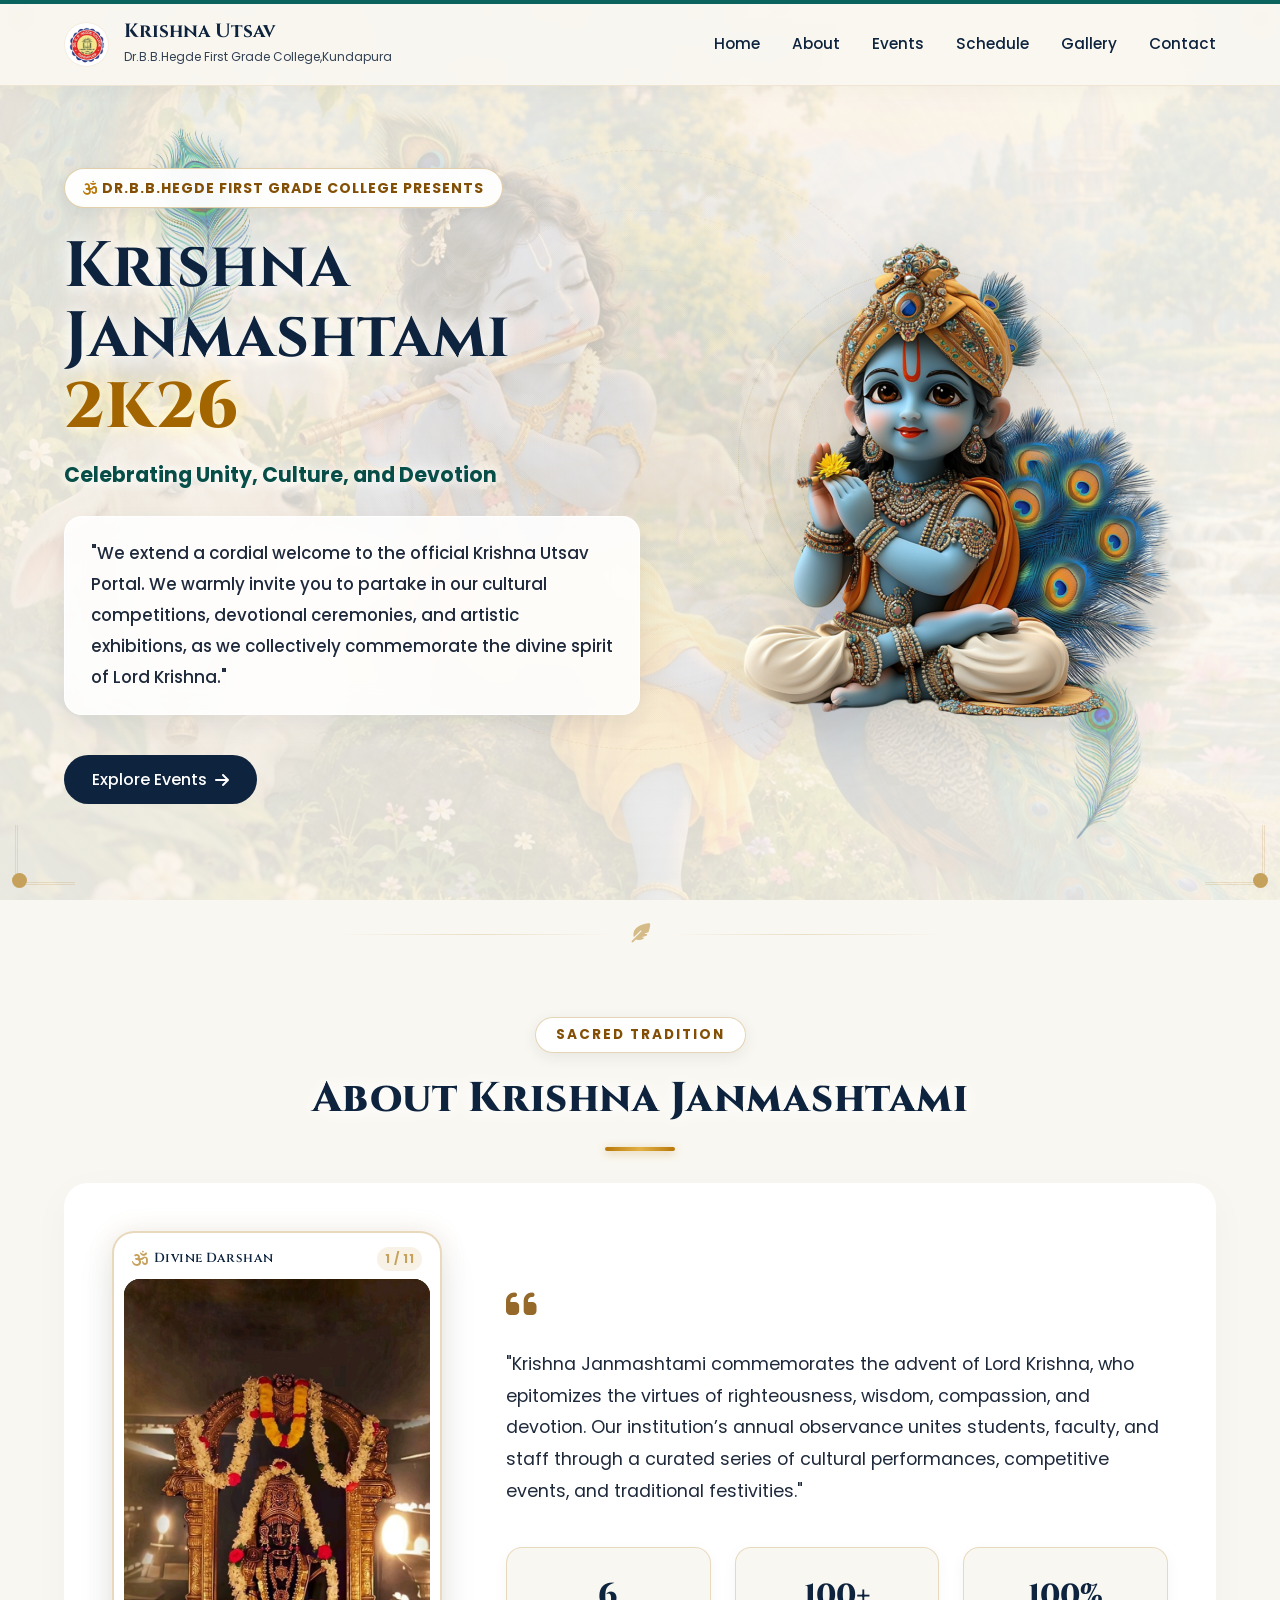
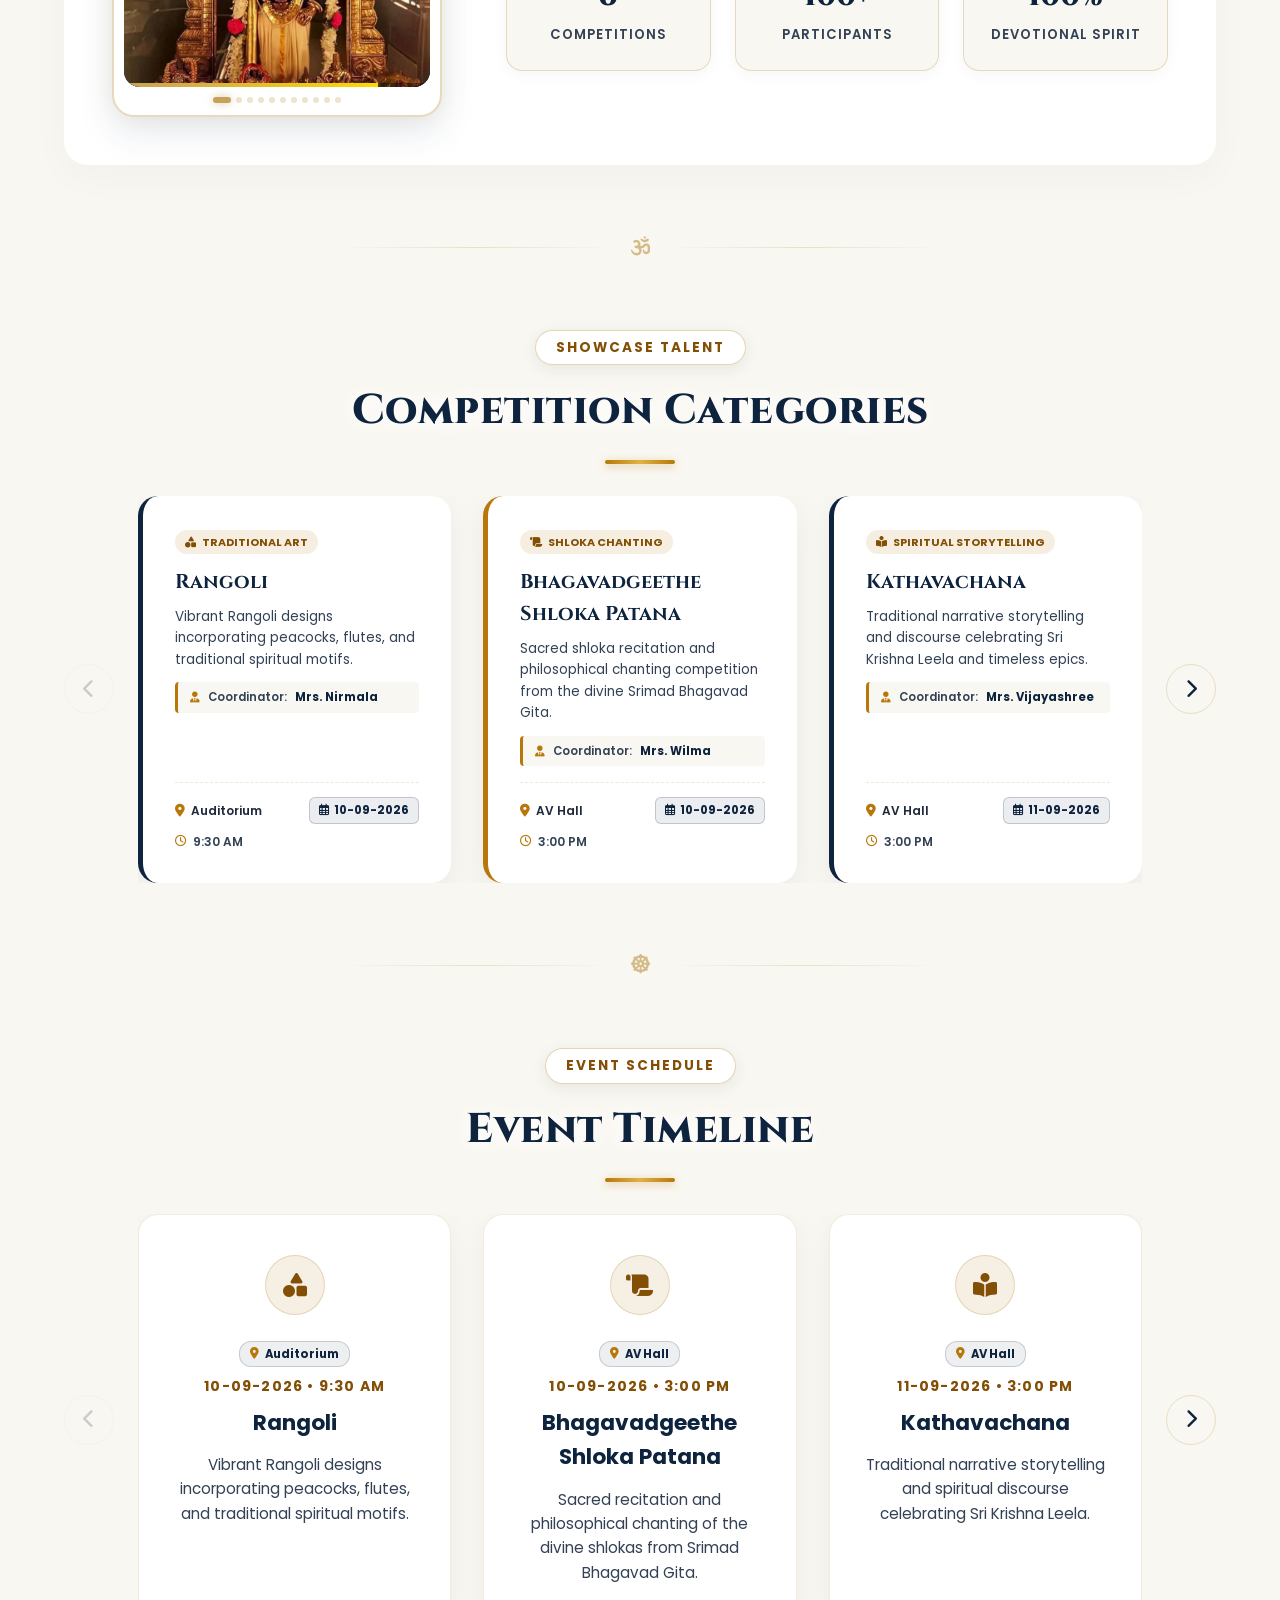
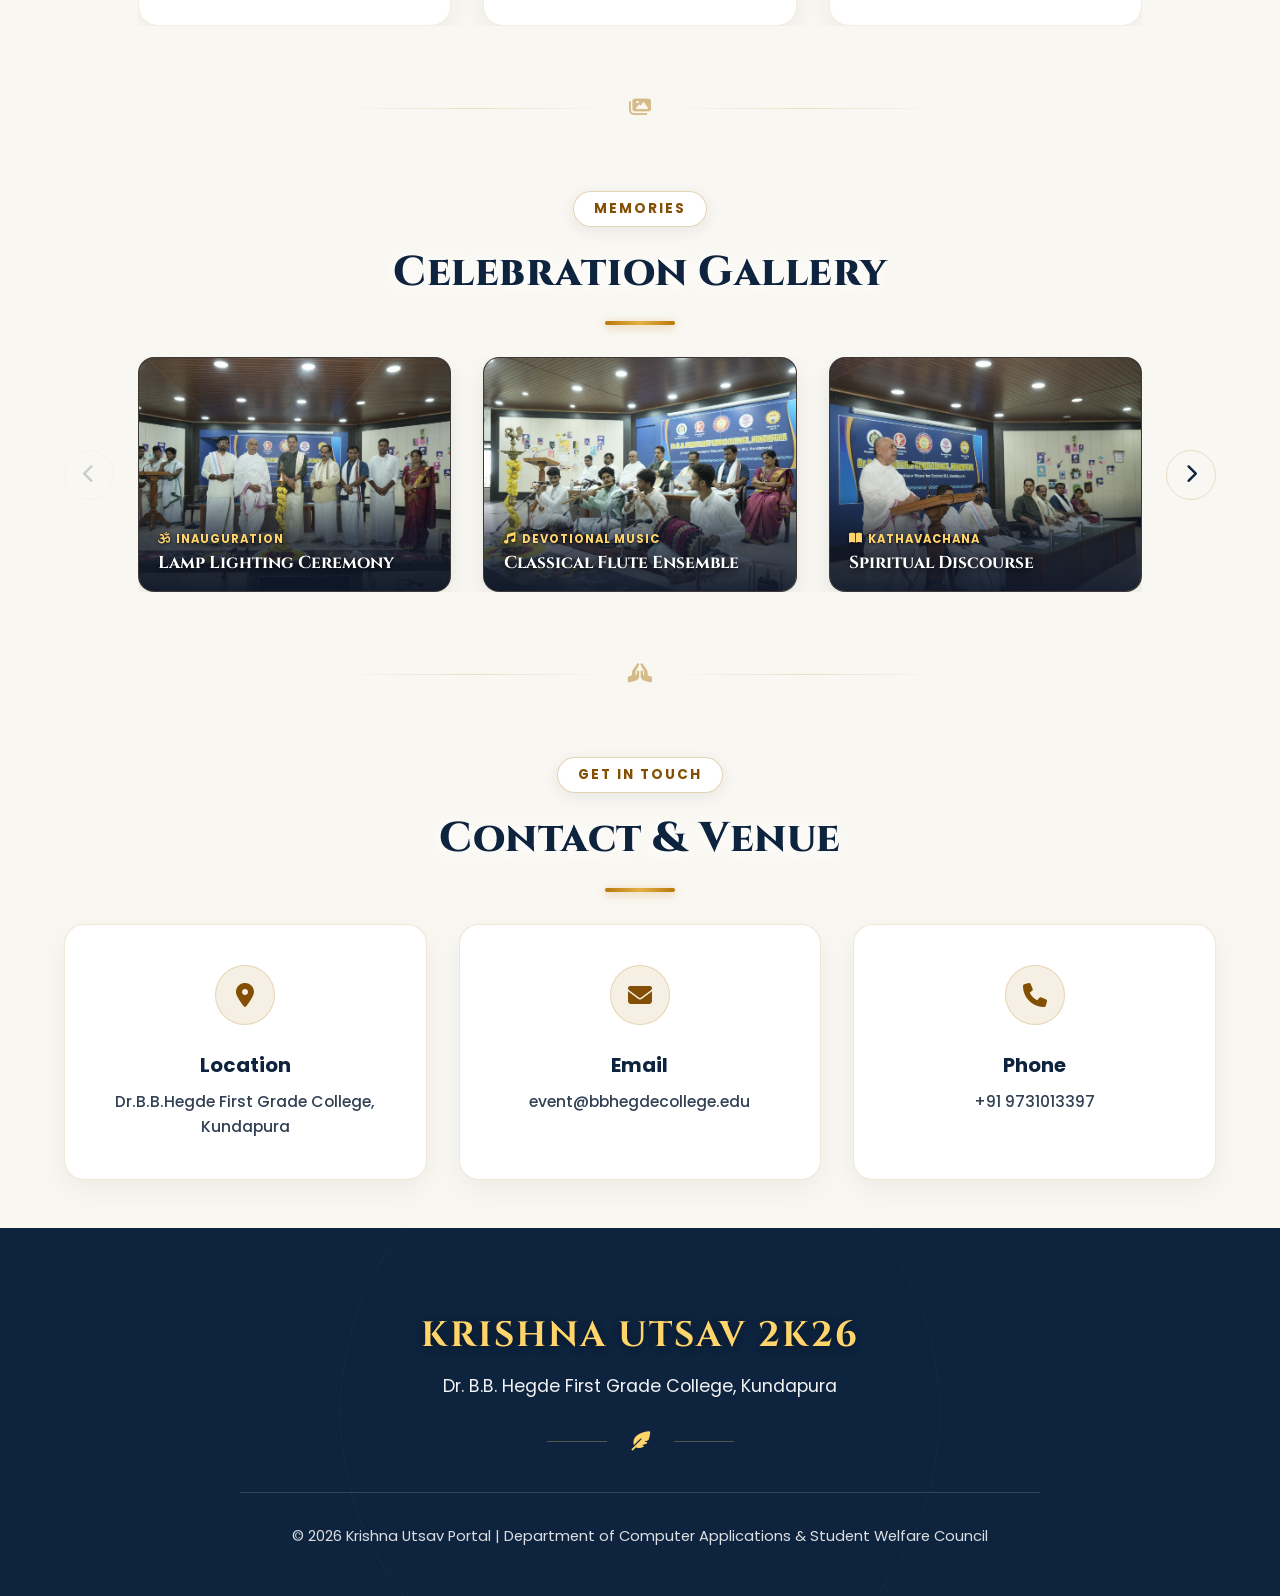
<file: index.html>
<!DOCTYPE html>
<html lang="en">

<head>
    <meta charset="UTF-8">
    <meta name="viewport" content="width=device-width, initial-scale=1.0">

    <title>Krishna Utsav Portal | Krishna Janmashtami 2026</title>
    <meta name="description"
        content="Official Krishna Janmashtami Event Portal for Dr BB Hegde First Grade College. Join cultural competitions, devotional events, and celebrations.">

    <!-- Favicon & Touch Icons -->
    <link rel="icon" type="image/x-icon" href="favicon.ico">
    <link rel="icon" type="image/png" sizes="32x32" href="Image and Audio/favicon-32x32.png">
    <link rel="icon" type="image/png" sizes="16x16" href="Image and Audio/favicon-16x16.png">
    <link rel="apple-touch-icon" sizes="180x180" href="Image and Audio/apple-touch-icon.png">

    <!-- Google Fonts (Poppins & Cinzel for spiritual touch) -->
    <link rel="preconnect" href="https://fonts.googleapis.com">
    <link rel="preconnect" href="https://fonts.gstatic.com" crossorigin>
    <link
        href="https://fonts.googleapis.com/css2?family=Cinzel:wght@500;600;700;800&family=Poppins:wght@300;400;500;600;700&display=swap"
        rel="stylesheet">

    <!-- Font Awesome -->
    <link rel="stylesheet" href="https://cdnjs.cloudflare.com/ajax/libs/font-awesome/6.7.2/css/all.min.css">

    <!-- CSS -->
    <link rel="stylesheet" href="HTML and CSS/index.css">

    <!-- JS -->
    <script src="Java Script/index.js" defer></script>
</head>

<body>

    <!-- Decorative Corner Ornaments -->
    <div class="corner-ornament tl"></div>
    <div class="corner-ornament tr"></div>
    <div class="corner-ornament bl"></div>
    <div class="corner-ornament br"></div>

    <!-- Reading Progress Bar -->
    <div id="scrollProgress" class="scroll-progress"></div>

    <!-- Full-Page Divine Background Wallpaper -->
    <div class="global-page-bg" aria-hidden="true">
        <img src="Image and Audio/vrindavan-bg.jpeg" alt="Divine Vrindavan Background Wallpaper">
    </div>

    <!-- Global Floating Background Elements: Divine Peacock Feathers -->
    <img src="Image and Audio/peacock-feather.png" class="bg-peacock-feather-1" alt="Peacock Feather Left">
    <img src="Image and Audio/peacock-feather.png" class="bg-peacock-feather-2" alt="Peacock Feather Right">


    <!-- Audio Ambient Player -->
    <audio id="bgMusic" loop preload="auto">
        <source src="Image and Audio/krishna_flute.mp3" type="audio/mpeg">
    </audio>

    <!--=================================================
                    HEADER / NAVBAR
==================================================-->
    <header class="header">
        <nav class="navbar">
            <a href="#home" class="logo">
                <div class="logo-icon-wrap">
                    <img src="Image and Audio/college-logo.png" alt="College Logo">
                </div>
                <div>
                    <h2>Krishna Utsav</h2>
                    <span>Dr.B.B.Hegde First Grade College,Kundapura</span>
                </div>
            </a>

            <ul class="nav-links">
                <li><a href="#home">Home</a></li>
                <li><a href="#about">About</a></li>
                <li><a href="#events">Events</a></li>
                <li><a href="#schedule">Schedule</a></li>
                <li><a href="#gallery">Gallery</a></li>
                <li><a href="#contact">Contact</a></li>
            </ul>

            <div class="menu-btn" aria-label="Toggle Navigation Menu">
                <i class="fa-solid fa-bars"></i>
            </div>
        </nav>
    </header>

    <!--=================================================
                    HERO SECTION
==================================================-->
    <section class="hero" id="home">
        <div class="mandala"></div>
        <div class="spiritual-glow-bg"></div>
        <div class="light-rays"></div>



        <div class="hero-content">
            <p class="college-name">
                <i class="fa-solid fa-om gold-icon"></i> Dr.B.B.Hegde First Grade College Presents
            </p>

            <h1>
                Krishna Janmashtami <span class="gold-year">2K26</span>
            </h1>

            <h3>
                Celebrating Unity, Culture, and Devotion
            </h3>

            <p class="hero-description">
                "We extend a cordial welcome to the official Krishna Utsav Portal.
                We warmly invite you to partake in our cultural competitions,
                devotional ceremonies, and artistic exhibitions,
                as we collectively commemorate the divine spirit of Lord Krishna."
            </p>

            <div class="hero-actions">
                <a href="#events" class="primary-btn">
                    <span>Explore Events</span>
                    <i class="fa-solid fa-arrow-right"></i>
                </a>
            </div>
        </div>

        <div class="hero-image">
            <div class="divine-halo"></div>
            <div class="divine-halo-outer"></div>
            <div class="divine-halo-inner"></div>
            <div class="divine-aura"></div>
            <div class="divine-aura-inner"></div>
            <img src="Image and Audio/krishna-hero.png" alt="Lord Krishna" class="krishna-img">
        </div>
    </section>

    <!-- Spiritual Divider -->
    <div class="spiritual-divider">
        <span class="divider-line"></span>
        <span class="divider-icon"><i class="fa-solid fa-feather-pointed"></i></span>
        <span class="divider-line"></span>
    </div>

    <!--=================================================
                ACCESS PORTAL MODAL
==================================================-->
    <div class="portal-modal" id="portalModal">
        <div class="modal-content">
            <button class="close-modal" aria-label="Close modal">
                &times;
            </button>

            <div class="modal-header-badge">
                <i class="fa-solid fa-place-of-worship"></i>
            </div>

            <h2>Krishna Utsav Portal</h2>
            <p>Select your portal access mode</p>
        </div>
    </div>

    <!--=================================================
                    ABOUT SECTION
==================================================-->
    <section class="about reveal" id="about">
        <div class="section-title">
            <span class="sub-heading">Sacred Tradition</span>
            <h2>About Krishna Janmashtami</h2>
            <div class="gold-underline"></div>
        </div>

        <div class="about-container">
            <div class="about-image reveal-left">
                <div class="krishna-darshan-card">
                    <div class="krishna-darshan-header">
                        <div class="krishna-darshan-title">
                            <i class="fa-solid fa-om gold-icon"></i>
                            <span>Divine Darshan</span>
                        </div>
                        <span class="darshan-counter" id="darshanCounter">1 / 11</span>
                    </div>

                    <div class="krishna-slider-container" id="krishnaSliderContainer">
                        <div class="krishna-slider-track" id="krishnaSliderTrack">
                            <div class="krishna-slide" data-index="1">
                                <img src="Image and Audio/Krishna/krishna-1.jpeg" alt="Lord Krishna Darshan 1"
                                    loading="eager">
                            </div>
                            <div class="krishna-slide" data-index="2">
                                <img src="Image and Audio/Krishna/krishna-2.jpeg" alt="Lord Krishna Darshan 2"
                                    loading="lazy">
                            </div>
                            <div class="krishna-slide" data-index="3">
                                <img src="Image and Audio/Krishna/krishna-3.jpeg" alt="Lord Krishna Darshan 3"
                                    loading="lazy">
                            </div>
                            <div class="krishna-slide" data-index="4">
                                <img src="Image and Audio/Krishna/krishna-4.jpeg" alt="Lord Krishna Darshan 4"
                                    loading="lazy">
                            </div>
                            <div class="krishna-slide" data-index="5">
                                <img src="Image and Audio/Krishna/krishna-5.jpeg" alt="Lord Krishna Darshan 5"
                                    loading="lazy">
                            </div>
                            <div class="krishna-slide" data-index="6">
                                <img src="Image and Audio/Krishna/krishna-6.jpeg" alt="Lord Krishna Darshan 6"
                                    loading="lazy">
                            </div>
                            <div class="krishna-slide" data-index="7">
                                <img src="Image and Audio/Krishna/krishna-7.jpeg" alt="Lord Krishna Darshan 7"
                                    loading="lazy">
                            </div>
                            <div class="krishna-slide" data-index="8">
                                <img src="Image and Audio/Krishna/krishna-8.jpeg" alt="Lord Krishna Darshan 8"
                                    loading="lazy">
                            </div>
                            <div class="krishna-slide" data-index="9">
                                <img src="Image and Audio/Krishna/krishna-9.jpeg" alt="Lord Krishna Darshan 9"
                                    loading="lazy">
                            </div>
                            <div class="krishna-slide" data-index="10">
                                <img src="Image and Audio/Krishna/krishna-10.jpeg" alt="Lord Krishna Darshan 10"
                                    loading="lazy">
                            </div>
                            <div class="krishna-slide" data-index="11">
                                <img src="Image and Audio/Krishna/krishna-11.jpeg" alt="Lord Krishna Darshan 11"
                                    loading="lazy">
                            </div>
                            <!-- Seamless infinite loop clone -->
                            <div class="krishna-slide" data-index="1-clone" aria-hidden="true">
                                <img src="Image and Audio/Krishna/krishna-1.jpeg" alt="Lord Krishna Darshan 1"
                                    loading="lazy">
                            </div>
                        </div>

                        <!-- 3-second countdown timer bar -->
                        <div class="krishna-timer-progress">
                            <div class="krishna-timer-bar" id="krishnaTimerBar"></div>
                        </div>

                        <!-- Navigation Arrows -->
                        <button class="krishna-nav-btn prev" id="krishnaPrev" aria-label="Previous Darshan">
                            <i class="fa-solid fa-chevron-left"></i>
                        </button>
                        <button class="krishna-nav-btn next" id="krishnaNext" aria-label="Next Darshan">
                            <i class="fa-solid fa-chevron-right"></i>
                        </button>
                    </div>

                    <!-- 11 Pagination Navigation Dots -->
                    <div class="krishna-dots-container" id="krishnaDots"></div>
                </div>
            </div>

            <div class="about-content reveal-right">
                <div class="quote-badge">
                    <i class="fa-solid fa-quote-left"></i>
                </div>
                <p>
                    "Krishna Janmashtami commemorates the advent of Lord Krishna, who epitomizes the virtues of
                    righteousness, wisdom, compassion, and devotion. Our institution’s annual observance unites
                    students, faculty, and staff through a curated series of cultural performances, competitive events,
                    and traditional festivities."
                </p>
                <div class="about-stats">
                    <div class="stat-card reveal-scale">
                        <span class="stat-num">6</span>
                        <span class="stat-label">Competitions</span>
                    </div>
                    <div class="stat-card reveal-scale">
                        <span class="stat-num">100+</span>
                        <span class="stat-label">Participants</span>
                    </div>
                    <div class="stat-card reveal-scale">
                        <span class="stat-num">100%</span>
                        <span class="stat-label">Devotional Spirit</span>
                    </div>
                </div>
            </div>
        </div>
    </section>

    <!-- Spiritual Divider -->
    <div class="spiritual-divider">
        <span class="divider-line"></span>
        <span class="divider-icon"><i class="fa-solid fa-om"></i></span>
        <span class="divider-line"></span>
    </div>

    <!--=================================================
                COMPETITIONS SECTION
==================================================-->
    <section class="events reveal" id="events">
        <div class="section-title">
            <span class="sub-heading">Showcase Talent</span>
            <h2>Competition Categories</h2>
            <div class="gold-underline"></div>
        </div>

        <div class="carousel-container" id="eventsCarousel">
            <button class="carousel-ctrl-btn prev" aria-label="Previous Events"><i
                    class="fa-solid fa-chevron-left"></i></button>
            <div class="carousel-viewport">
                <div id="eventContainer" class="slider-track">
                    <!-- 1. Rangoli -->
                    <div class="event-card">
                        <div style="margin-bottom: 12px;">
                            <strong
                                style="font-size: 11px; padding: 4px 10px; border-radius: 12px; background: rgba(198,161,91,0.12); color: var(--secondary); text-transform: uppercase;"><i
                                    class="fa-solid fa-shapes" style="margin-right: 4px;"></i> Traditional
                                Art</strong>
                        </div>
                        <h3
                            style="font-family: 'Cinzel', serif; font-size: 20px; color: var(--primary); margin-bottom: 8px;">
                            Rangoli</h3>
                        <p style="color: var(--text-muted); font-size: 13px; line-height: 1.6; margin-bottom: 12px;">
                            Vibrant Rangoli designs incorporating peacocks, flutes, and traditional spiritual motifs.
                        </p>
                        <div
                            style="display: flex; align-items: center; gap: 8px; margin-bottom: 16px; padding: 6px 12px; background: rgba(198,161,91,0.1); border-left: 3px solid var(--secondary); border-radius: 4px;">
                            <i class="fa-solid fa-user-tie" style="color: var(--secondary); font-size: 11px;"></i>
                            <span
                                style="font-size: 11.5px; color: var(--text-muted); font-weight: 500;">Coordinator:</span>
                            <strong style="font-size: 11.5px; color: var(--primary);">Mrs. Nirmala</strong>
                        </div>
                        <div class="event-meta-box">
                            <div class="event-meta-row">
                                <span class="event-venue-tag"><i class="fa-solid fa-location-dot"></i> Auditorium</span>
                                <span class="event-date-badge"><i class="fa-regular fa-calendar-days"></i>
                                    10-09-2026</span>
                            </div>
                            <div class="event-time-tag">
                                <i class="fa-regular fa-clock"></i> 9:30 AM
                            </div>
                        </div>
                    </div>

                    <!-- 2. Bhagavadgeethe Shloka Patana -->
                    <div class="event-card">
                        <div style="margin-bottom: 12px;">
                            <strong
                                style="font-size: 11px; padding: 4px 10px; border-radius: 12px; background: rgba(198,161,91,0.12); color: var(--secondary); text-transform: uppercase;"><i
                                    class="fa-solid fa-scroll" style="margin-right: 4px;"></i> Shloka
                                Chanting</strong>
                        </div>
                        <h3
                            style="font-family: 'Cinzel', serif; font-size: 20px; color: var(--primary); margin-bottom: 8px;">
                            Bhagavadgeethe Shloka Patana</h3>
                        <p style="color: var(--text-muted); font-size: 13px; line-height: 1.6; margin-bottom: 12px;">
                            Sacred shloka recitation and philosophical chanting competition from the divine Srimad
                            Bhagavad Gita.</p>
                        <div
                            style="display: flex; align-items: center; gap: 8px; margin-bottom: 16px; padding: 6px 12px; background: rgba(198,161,91,0.1); border-left: 3px solid var(--secondary); border-radius: 4px;">
                            <i class="fa-solid fa-user-tie" style="color: var(--secondary); font-size: 11px;"></i>
                            <span
                                style="font-size: 11.5px; color: var(--text-muted); font-weight: 500;">Coordinator:</span>
                            <strong style="font-size: 11.5px; color: var(--primary);">Mrs. Wilma</strong>
                        </div>
                        <div class="event-meta-box">
                            <div class="event-meta-row">
                                <span class="event-venue-tag"><i class="fa-solid fa-location-dot"></i> AV Hall</span>
                                <span class="event-date-badge"><i class="fa-regular fa-calendar-days"></i>
                                    10-09-2026</span>
                            </div>
                            <div class="event-time-tag">
                                <i class="fa-regular fa-clock"></i> 3:00 PM
                            </div>
                        </div>
                    </div>

                    <!-- 3. Kathavachana -->
                    <div class="event-card">
                        <div style="margin-bottom: 12px;">
                            <strong
                                style="font-size: 11px; padding: 4px 10px; border-radius: 12px; background: rgba(198,161,91,0.12); color: var(--secondary); text-transform: uppercase;"><i
                                    class="fa-solid fa-book-open-reader" style="margin-right: 4px;"></i> Spiritual
                                Storytelling</strong>
                        </div>
                        <h3
                            style="font-family: 'Cinzel', serif; font-size: 20px; color: var(--primary); margin-bottom: 8px;">
                            Kathavachana</h3>
                        <p style="color: var(--text-muted); font-size: 13px; line-height: 1.6; margin-bottom: 12px;">
                            Traditional narrative storytelling and discourse celebrating Sri Krishna Leela and timeless
                            epics.</p>
                        <div
                            style="display: flex; align-items: center; gap: 8px; margin-bottom: 16px; padding: 6px 12px; background: rgba(198,161,91,0.1); border-left: 3px solid var(--secondary); border-radius: 4px;">
                            <i class="fa-solid fa-user-tie" style="color: var(--secondary); font-size: 11px;"></i>
                            <span
                                style="font-size: 11.5px; color: var(--text-muted); font-weight: 500;">Coordinator:</span>
                            <strong style="font-size: 11.5px; color: var(--primary);">Mrs. Vijayashree</strong>
                        </div>
                        <div class="event-meta-box">
                            <div class="event-meta-row">
                                <span class="event-venue-tag"><i class="fa-solid fa-location-dot"></i> AV Hall</span>
                                <span class="event-date-badge"><i class="fa-regular fa-calendar-days"></i>
                                    11-09-2026</span>
                            </div>
                            <div class="event-time-tag">
                                <i class="fa-regular fa-clock"></i> 3:00 PM
                            </div>
                        </div>
                    </div>

                    <!-- 4. Bhajana Sparde -->
                    <div class="event-card">
                        <div style="margin-bottom: 12px;">
                            <strong
                                style="font-size: 11px; padding: 4px 10px; border-radius: 12px; background: rgba(198,161,91,0.12); color: var(--secondary); text-transform: uppercase;"><i
                                    class="fa-solid fa-music" style="margin-right: 4px;"></i> Music &
                                Devotion</strong>
                        </div>
                        <h3
                            style="font-family: 'Cinzel', serif; font-size: 20px; color: var(--primary); margin-bottom: 8px;">
                            Bhajana Sparde</h3>
                        <p style="color: var(--text-muted); font-size: 13px; line-height: 1.6; margin-bottom: 12px;">
                            Solo and group devotional singing honoring Lord Krishna's divine life.</p>
                        <div
                            style="display: flex; align-items: center; gap: 8px; margin-bottom: 16px; padding: 6px 12px; background: rgba(198,161,91,0.1); border-left: 3px solid var(--secondary); border-radius: 4px;">
                            <i class="fa-solid fa-user-tie" style="color: var(--secondary); font-size: 11px;"></i>
                            <span
                                style="font-size: 11.5px; color: var(--text-muted); font-weight: 500;">Coordinator:</span>
                            <strong style="font-size: 11.5px; color: var(--primary);">Mr.Giriraj Bhat</strong>
                        </div>
                        <div class="event-meta-box">
                            <div class="event-meta-row">
                                <span class="event-venue-tag"><i class="fa-solid fa-location-dot"></i> AV Hall</span>
                                <span class="event-date-badge"><i class="fa-regular fa-calendar-days"></i>
                                    15-09-2026</span>
                            </div>
                            <div class="event-time-tag">
                                <i class="fa-regular fa-clock"></i> 3:00 PM
                            </div>
                        </div>
                    </div>

                    <!-- 5. Chitra Kala Auction -->
                    <div class="event-card">
                        <div style="margin-bottom: 12px;">
                            <strong
                                style="font-size: 11px; padding: 4px 10px; border-radius: 12px; background: rgba(198,161,91,0.12); color: var(--secondary); text-transform: uppercase;"><i
                                    class="fa-solid fa-paintbrush" style="margin-right: 4px;"></i> Handmade Art &
                                Auction</strong>
                        </div>
                        <h3
                            style="font-family: 'Cinzel', serif; font-size: 20px; color: var(--primary); margin-bottom: 8px;">
                            Chitra Kala Auction</h3>
                        <p style="color: var(--text-muted); font-size: 13px; line-height: 1.6; margin-bottom: 12px;">
                            Exhibition of 25+ exclusive handmade spiritual sketches. Each class must acquire at least
                            one artwork via classroom bidding.</p>
                        <div
                            style="display: flex; align-items: center; gap: 8px; margin-bottom: 16px; padding: 6px 12px; background: rgba(198,161,91,0.1); border-left: 3px solid var(--secondary); border-radius: 4px;">
                            <i class="fa-solid fa-gavel" style="color: var(--secondary); font-size: 11px;"></i>
                            <span style="font-size: 11.5px; color: var(--text-muted); font-weight: 500;">Bidding
                                Limit:</span>
                            <strong style="font-size: 11.5px; color: var(--primary);">₹100 (Min) – ₹1,000 (Max)</strong>
                        </div>
                        <div class="event-meta-box">
                            <div class="event-meta-row">
                                <span class="event-venue-tag"><i class="fa-solid fa-location-dot"></i> Main
                                    Courtyard</span>
                                <span class="event-date-badge"><i class="fa-regular fa-calendar-days"></i>
                                    16-09-2026</span>
                            </div>
                            <div class="event-time-tag">
                                <i class="fa-solid fa-sun"></i> Morning Session (10:00 AM)
                            </div>
                        </div>
                    </div>

                    <!-- 6. Mosaru Kudike (Grand Finale) -->
                    <div class="event-card">
                        <div style="margin-bottom: 12px;">
                            <strong
                                style="font-size: 11px; padding: 4px 10px; border-radius: 12px; background: rgba(198,161,91,0.12); color: var(--secondary); text-transform: uppercase;"><i
                                    class="fa-solid fa-crown" style="margin-right: 4px;"></i> Youth Celebration</strong>
                        </div>
                        <h3
                            style="font-family: 'Cinzel', serif; font-size: 20px; color: var(--primary); margin-bottom: 8px;">
                            Mosaru Kudike</h3>
                        <p style="color: var(--text-muted); font-size: 13px; line-height: 1.6; margin-bottom: 12px;">
                            Traditional pot decoration contest followed by the spirited festive Dahi Handi pot-breaking
                            celebration.</p>
                        <div
                            style="display: flex; align-items: center; gap: 8px; margin-bottom: 16px; padding: 6px 12px; background: rgba(198,161,91,0.1); border-left: 3px solid var(--secondary); border-radius: 4px;">
                            <i class="fa-solid fa-users" style="color: var(--secondary); font-size: 11px;"></i>
                            <span
                                style="font-size: 11.5px; color: var(--text-muted); font-weight: 500;">Coordinators:</span>
                            <strong style="font-size: 11.5px; color: var(--primary);">Mr. Pranam,
                                Mr.Shreekanth</strong>
                        </div>
                        <div class="event-meta-box">
                            <div class="event-meta-row">
                                <span class="event-venue-tag"><i class="fa-solid fa-location-dot"></i> Main
                                    Courtyard</span>
                                <span class="event-date-badge"><i class="fa-regular fa-calendar-days"></i>
                                    16-09-2026</span>
                            </div>
                            <div class="event-time-tag">
                                <i class="fa-solid fa-flag-checkered"></i> Grand Finale Celebration
                            </div>
                        </div>
                    </div>
                </div>
            </div>
            <button class="carousel-ctrl-btn next" aria-label="Next Events"><i
                    class="fa-solid fa-chevron-right"></i></button>
        </div>
    </section>

    <!-- Spiritual Divider -->
    <div class="spiritual-divider">
        <span class="divider-line"></span>
        <span class="divider-icon"><i class="fa-solid fa-dharmachakra"></i></span>
        <span class="divider-line"></span>
    </div>

    <!--=================================================
                    TIMELINE SECTION
==================================================-->
    <section class="timeline reveal" id="schedule">
        <div class="section-title">
            <span class="sub-heading">Event Schedule</span>
            <h2>Event Timeline</h2>
            <div class="gold-underline"></div>
        </div>

        <div class="carousel-container" id="timelineCarousel">
            <button class="carousel-ctrl-btn prev" aria-label="Previous Schedule"><i
                    class="fa-solid fa-chevron-left"></i></button>
            <div class="carousel-viewport">
                <div id="timelineContainer" class="slider-track">
                    <div class="timeline-item reveal-scale">
                        <div class="timeline-dot"><i class="fa-solid fa-shapes"></i></div>
                        <div class="timeline-content">
                            <span class="timeline-venue-badge"><i class="fa-solid fa-location-dot"></i>
                                Auditorium</span>
                            <h4>10-09-2026 • 9:30 AM</h4>
                            <h3>Rangoli</h3>
                            <p>Vibrant Rangoli designs incorporating peacocks, flutes, and traditional spiritual motifs.
                            </p>
                        </div>
                    </div>

                    <div class="timeline-item reveal-scale">
                        <div class="timeline-dot"><i class="fa-solid fa-scroll"></i></div>
                        <div class="timeline-content">
                            <span class="timeline-venue-badge"><i class="fa-solid fa-location-dot"></i> AV Hall</span>
                            <h4>10-09-2026 • 3:00 PM</h4>
                            <h3>Bhagavadgeethe Shloka Patana</h3>
                            <p>Sacred recitation and philosophical chanting of the divine shlokas from Srimad Bhagavad
                                Gita.</p>
                        </div>
                    </div>

                    <div class="timeline-item reveal-scale">
                        <div class="timeline-dot"><i class="fa-solid fa-book-open-reader"></i></div>
                        <div class="timeline-content">
                            <span class="timeline-venue-badge"><i class="fa-solid fa-location-dot"></i> AV Hall</span>
                            <h4>11-09-2026 • 3:00 PM</h4>
                            <h3>Kathavachana</h3>
                            <p>Traditional narrative storytelling and spiritual discourse celebrating Sri Krishna Leela.
                            </p>
                        </div>
                    </div>

                    <div class="timeline-item reveal-scale">
                        <div class="timeline-dot"><i class="fa-solid fa-music"></i></div>
                        <div class="timeline-content">
                            <span class="timeline-venue-badge"><i class="fa-solid fa-location-dot"></i> AV Hall</span>
                            <h4>15-09-2026 • 3:00 PM</h4>
                            <h3>Bhajana Sparde</h3>
                            <p>Solo and group devotional singing honoring Lord Krishna with traditional instruments and
                                bhakti.</p>
                        </div>
                    </div>

                    <div class="timeline-item reveal-scale">
                        <div class="timeline-dot"><i class="fa-solid fa-paintbrush"></i></div>
                        <div class="timeline-content">
                            <span class="timeline-venue-badge"><i class="fa-solid fa-location-dot"></i> Main
                                Courtyard</span>
                            <h4>16-09-2026 • 10:00 AM (Morning)</h4>
                            <h3>Chitra Kala Auction</h3>
                            <p>Grand exhibition of 25+ handmade spiritual sketches with mandatory classroom bidding
                                (₹100 to ₹1,000 limit).</p>
                        </div>
                    </div>

                    <div class="timeline-item reveal-scale">
                        <div class="timeline-dot"><i class="fa-solid fa-crown"></i></div>
                        <div class="timeline-content">
                            <span class="timeline-venue-badge"><i class="fa-solid fa-location-dot"></i>
                                Main Courtyard</span>
                            <h4>16-09-2026 • Grand Finale</h4>
                            <h3>Mosaru Kudike</h3>
                            <p>Traditional pot decoration, energetic human pyramids, and grand Dahi Handi celebration.
                            </p>
                        </div>
                    </div>
                </div>
            </div>
            <button class="carousel-ctrl-btn next" aria-label="Next Schedule"><i
                    class="fa-solid fa-chevron-right"></i></button>
        </div>
    </section>

    <!-- Spiritual Divider -->
    <div class="spiritual-divider">
        <span class="divider-line"></span>
        <span class="divider-icon"><i class="fa-solid fa-images"></i></span>
        <span class="divider-line"></span>
    </div>

    <!--=================================================
                    GALLERY SECTION
==================================================-->
    <section class="gallery reveal" id="gallery">
        <div class="section-title">
            <span class="sub-heading">Memories</span>
            <h2>Celebration Gallery</h2>
            <div class="gold-underline"></div>
        </div>

        <div class="carousel-container" id="galleryCarousel">
            <button class="carousel-ctrl-btn prev" aria-label="Previous Media"><i
                    class="fa-solid fa-chevron-left"></i></button>
            <div class="carousel-viewport">
                <div id="galleryContainer" class="slider-track">
                    <div class="gallery-card reveal-scale">
                        <img src="Image and Audio/gallery-inauguration.jpeg"
                            alt="Inaugural Lamp Lighting & Dignitaries" loading="lazy">
                        <div class="gallery-card-overlay">
                            <span class="gallery-card-tag"><i class="fa-solid fa-om"></i> Inauguration</span>
                            <h4>Lamp Lighting Ceremony</h4>
                        </div>
                    </div>
                    <div class="gallery-card reveal-scale">
                        <img src="Image and Audio/gallery-flute-performance.jpeg"
                            alt="Classical Flute & Devotional Musical Performance" loading="lazy">
                        <div class="gallery-card-overlay">
                            <span class="gallery-card-tag"><i class="fa-solid fa-music"></i> Devotional Music</span>
                            <h4>Classical Flute Ensemble</h4>
                        </div>
                    </div>
                    <div class="gallery-card reveal-scale">
                        <img src="Image and Audio/gallery-spiritual-discourse.jpeg"
                            alt="Spiritual Discourse & Keynote Address" loading="lazy">
                        <div class="gallery-card-overlay">
                            <span class="gallery-card-tag"><i class="fa-solid fa-book-open"></i> Kathavachana</span>
                            <h4>Spiritual Discourse</h4>
                        </div>
                    </div>
                    <div class="gallery-card reveal-scale">
                        <img src="Image and Audio/gallery-presidential-address.jpeg"
                            alt="Presidential Address by College Dignitaries" loading="lazy">
                        <div class="gallery-card-overlay">
                            <span class="gallery-card-tag"><i class="fa-solid fa-graduation-cap"></i> Address</span>
                            <h4>Guest Remarks</h4>
                        </div>
                    </div>
                </div>
            </div>
            <button class="carousel-ctrl-btn next" aria-label="Next Media"><i
                    class="fa-solid fa-chevron-right"></i></button>
        </div>
    </section>

    <!-- Spiritual Divider -->
    <div class="spiritual-divider">
        <span class="divider-line"></span>
        <span class="divider-icon"><i class="fa-solid fa-hands-praying"></i></span>
        <span class="divider-line"></span>
    </div>

    <!--=================================================
                    CONTACT SECTION
==================================================-->
    <section class="contact reveal" id="contact">
        <div class="section-title">
            <span class="sub-heading">Get In Touch</span>
            <h2>Contact & Venue</h2>
            <div class="gold-underline"></div>
        </div>

        <div class="contact-container">
            <div class="contact-card reveal-scale">
                <div class="contact-icon"><i class="fa-solid fa-location-dot"></i></div>
                <h4>Location</h4>
                <p>Dr.B.B.Hegde First Grade College, Kundapura</p>
            </div>

            <div class="contact-card reveal-scale">
                <div class="contact-icon"><i class="fa-solid fa-envelope"></i></div>
                <h4>Email</h4>
                <p>event@bbhegdecollege.edu</p>
            </div>

            <div class="contact-card reveal-scale">
                <div class="contact-icon"><i class="fa-solid fa-phone"></i></div>
                <h4>Phone</h4>
                <p>+91 9731013397</p>
            </div>
        </div>
    </section>

    <!--=================================================
                    FOOTER
==================================================-->
    <footer>
        <div class="footer-mandala-bg"></div>
        <div class="footer-content">
            <h2>KRISHNA UTSAV 2K26</h2>
            <p class="college-sub">Dr. B.B. Hegde First Grade College, Kundapura</p>
            <div class="footer-divider">
                <span class="line"></span>
                <i class="fa-solid fa-feather-pointed"></i>
                <span class="line"></span>
            </div>
            <p class="copyright">
                © 2026 Krishna Utsav Portal | Department of Computer Applications & Student Welfare Council
            </p>
        </div>
    </footer>

    <!-- Scroll To Top Button -->
    <button id="scrollTopBtn" class="scroll-top-btn" aria-label="Scroll to top">
        <i class="fa-solid fa-chevron-up"></i>
    </button>

</body>

</html>
</file>
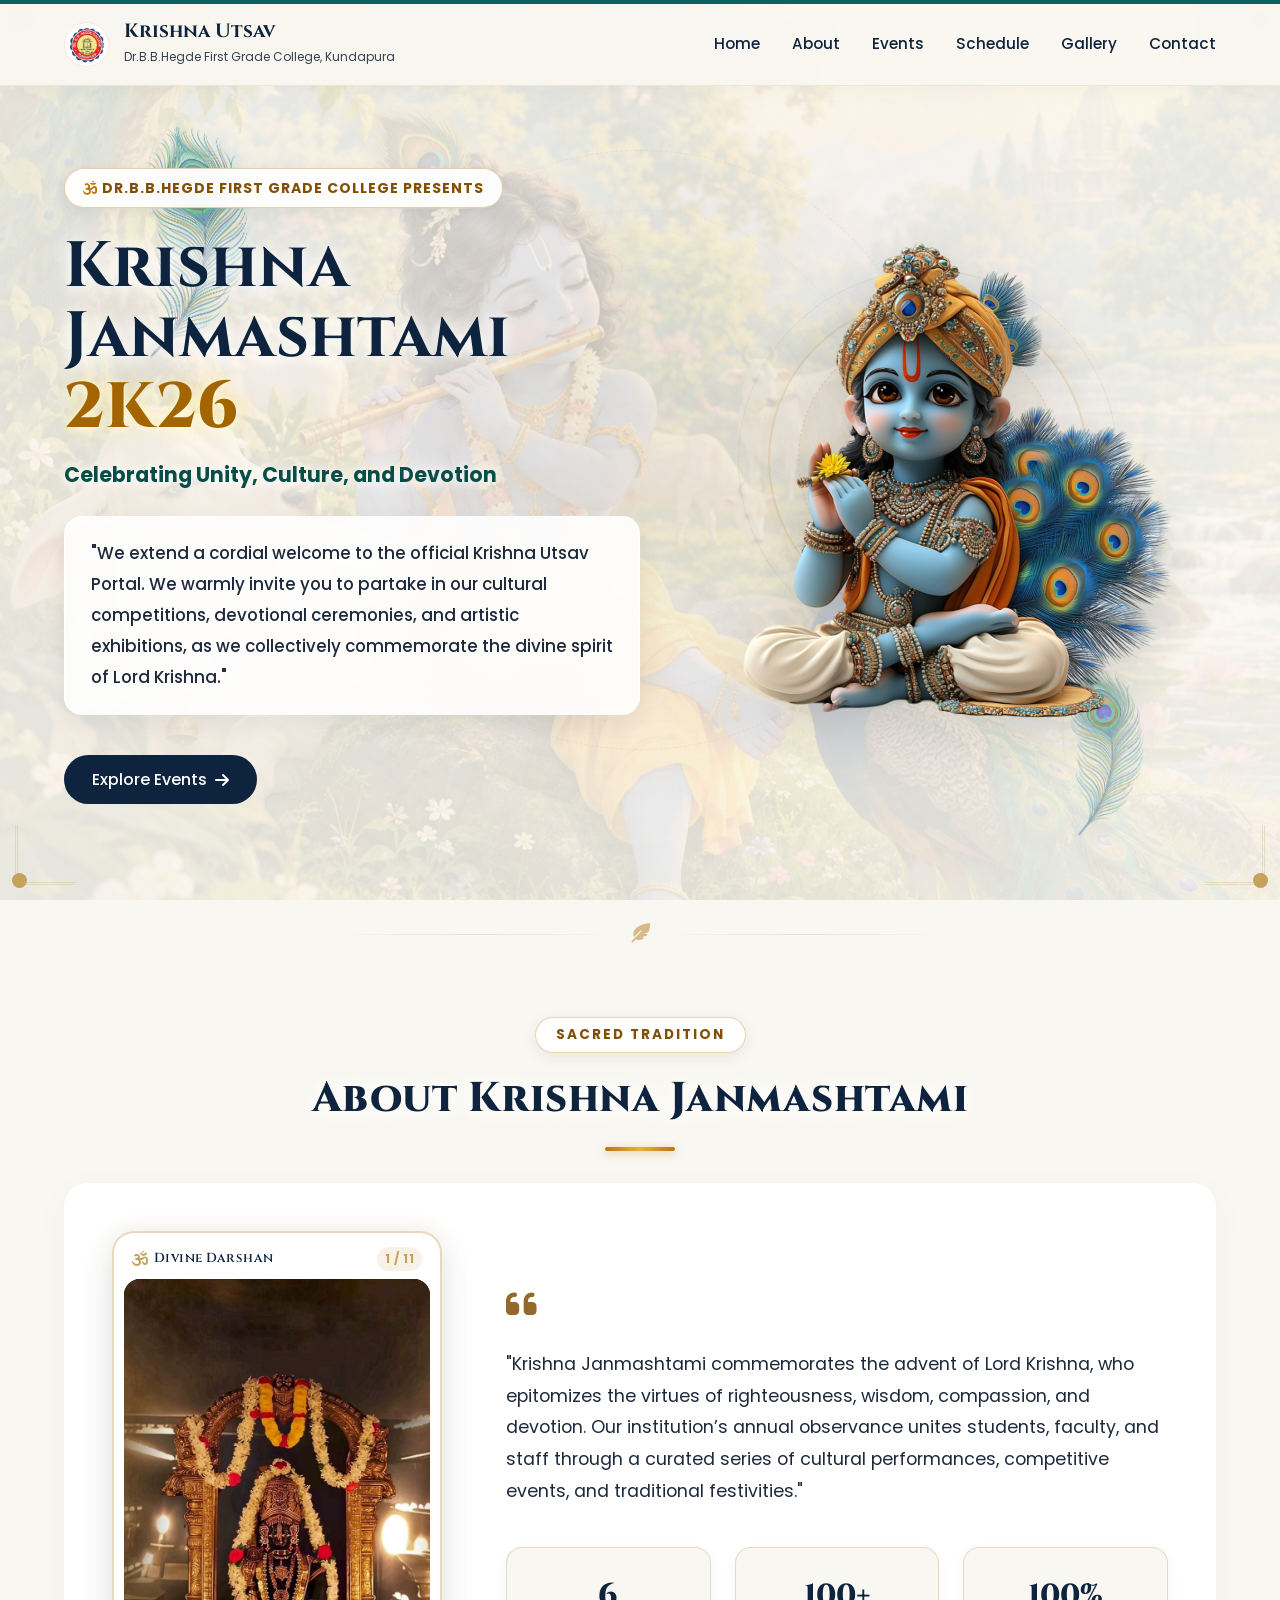
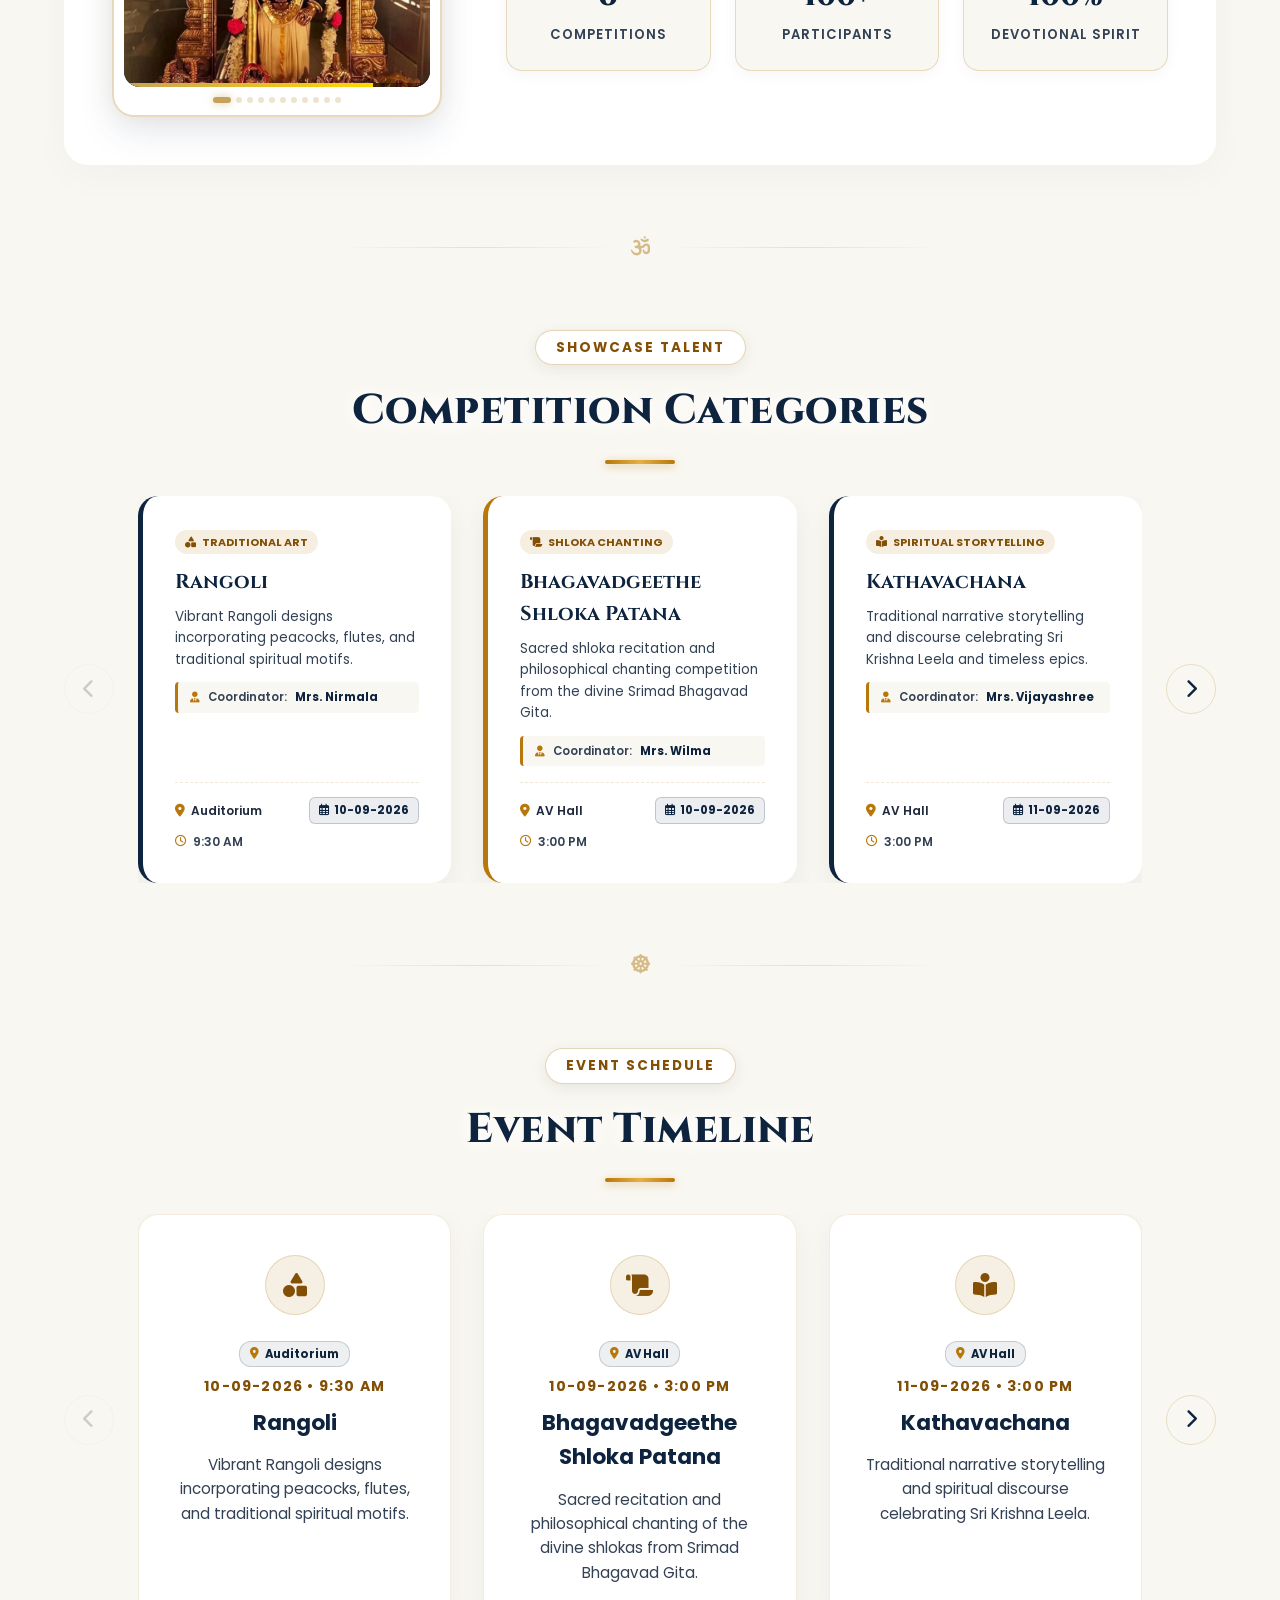
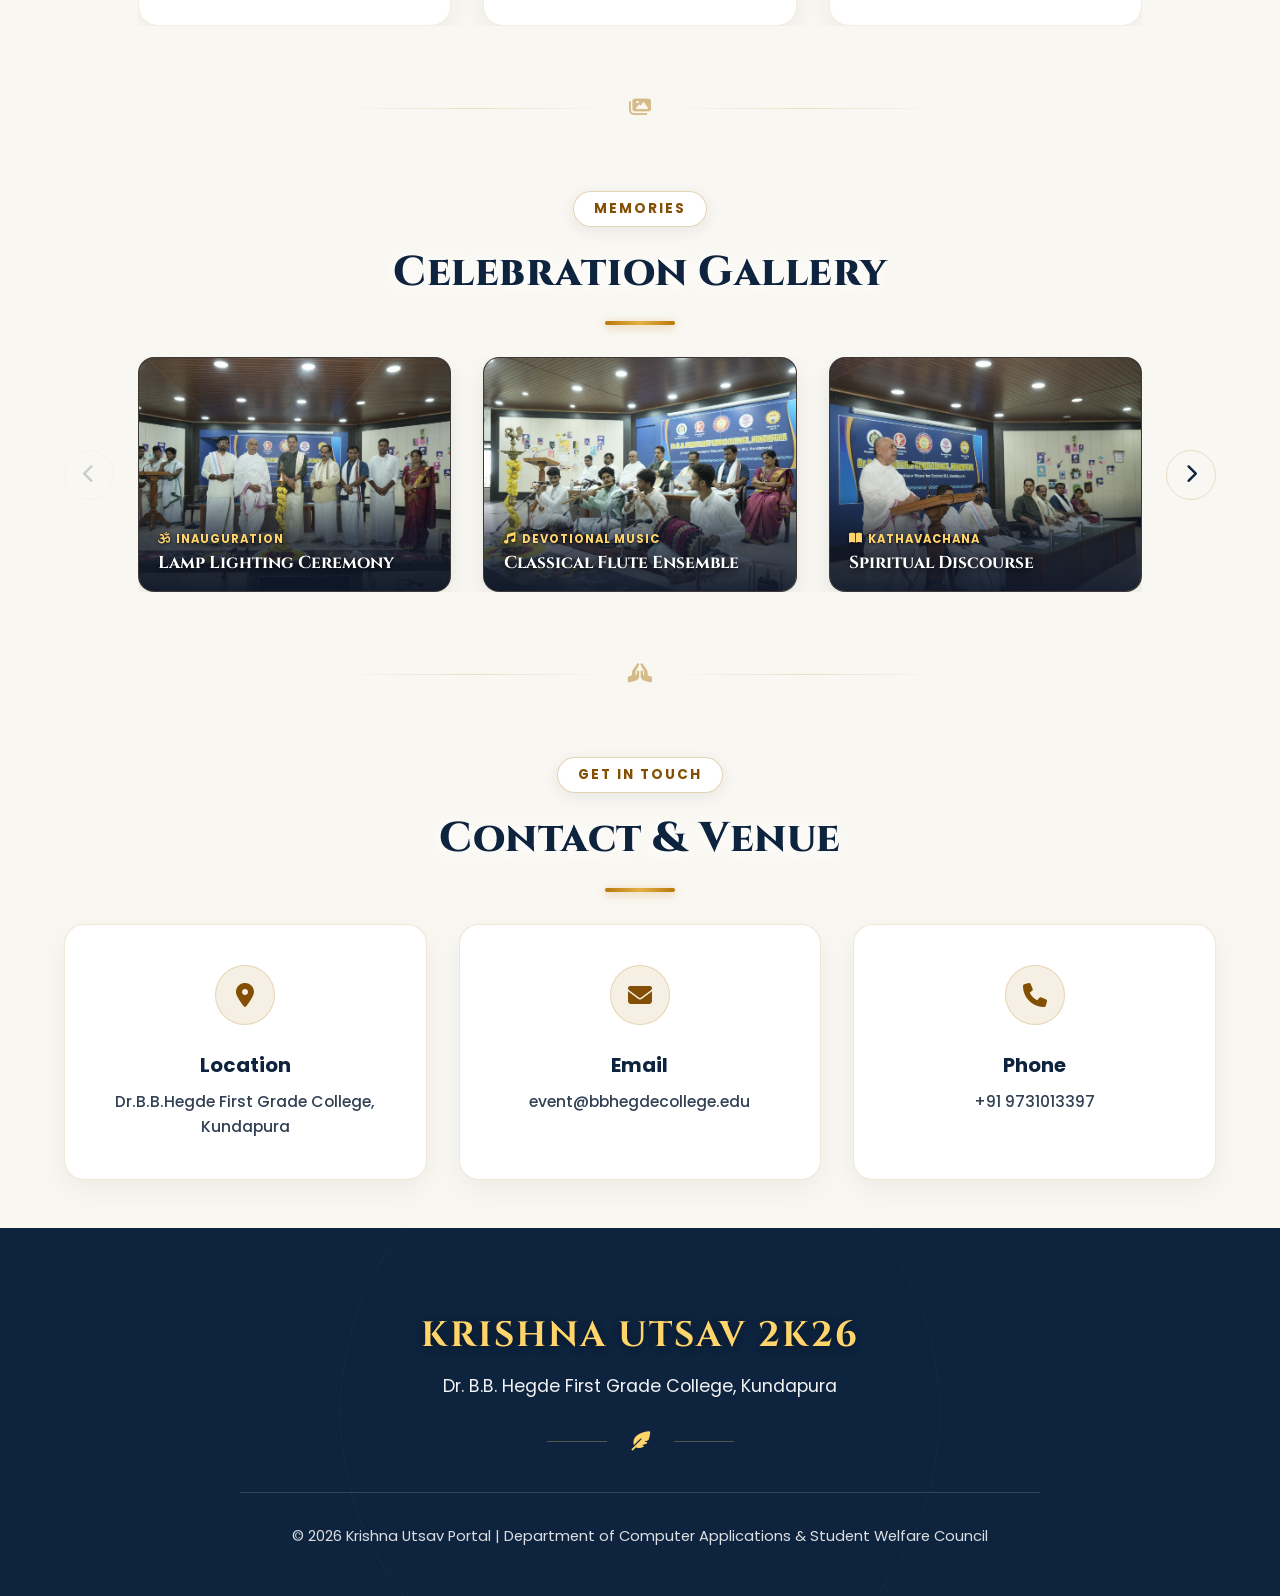
<file: HTML and CSS/index.html>
<!DOCTYPE html>
<html lang="en">

<head>
    <meta charset="UTF-8">
    <meta name="viewport" content="width=device-width, initial-scale=1.0">

    <title>Krishna Utsav Portal | Krishna Janmashtami 2026</title>
    <meta name="description"
        content="Official Krishna Janmashtami Event Portal for Dr BB Hegde First Grade College. Join cultural competitions, devotional events, and celebrations.">

    <!-- Favicon & Touch Icons -->
    <link rel="icon" type="image/x-icon" href="../favicon.ico">
    <link rel="icon" type="image/png" sizes="32x32" href="../Image and Audio/favicon-32x32.png">
    <link rel="icon" type="image/png" sizes="16x16" href="../Image and Audio/favicon-16x16.png">
    <link rel="apple-touch-icon" sizes="180x180" href="../Image and Audio/apple-touch-icon.png">

    <!-- Google Fonts (Poppins & Cinzel for spiritual touch) -->
    <link rel="preconnect" href="https://fonts.googleapis.com">
    <link rel="preconnect" href="https://fonts.gstatic.com" crossorigin>
    <link
        href="https://fonts.googleapis.com/css2?family=Cinzel:wght@500;600;700;800&family=Poppins:wght@300;400;500;600;700&display=swap"
        rel="stylesheet">

    <!-- Font Awesome -->
    <link rel="stylesheet" href="https://cdnjs.cloudflare.com/ajax/libs/font-awesome/6.7.2/css/all.min.css">

    <!-- CSS -->
    <link rel="stylesheet" href="index.css">

    <!-- JS -->
    <script src="../Java Script/index.js" defer></script>
</head>

<body>

    <!-- Decorative Corner Ornaments -->
    <div class="corner-ornament tl"></div>
    <div class="corner-ornament tr"></div>
    <div class="corner-ornament bl"></div>
    <div class="corner-ornament br"></div>

    <!-- Reading Progress Bar -->
    <div id="scrollProgress" class="scroll-progress"></div>

    <!-- Full-Page Divine Background Wallpaper -->
    <div class="global-page-bg" aria-hidden="true">
        <img src="../Image and Audio/vrindavan-bg.jpeg" alt="Divine Vrindavan Background Wallpaper">
    </div>

    <!-- Global Floating Background Elements: Divine Peacock Feathers -->
    <img src="../Image and Audio/peacock-feather.png" class="bg-peacock-feather-1" alt="Peacock Feather Left">
    <img src="../Image and Audio/peacock-feather.png" class="bg-peacock-feather-2" alt="Peacock Feather Right">


    <!-- Audio Ambient Player -->
    <audio id="bgMusic" loop preload="auto">
        <source src="../Image and Audio/krishna_flute.mp3" type="audio/mpeg">
    </audio>

    <!--=================================================
                    HEADER / NAVBAR
==================================================-->
    <header class="header">
        <nav class="navbar">
            <a href="#home" class="logo">
                <div class="logo-icon-wrap">
                    <img src="../Image and Audio/college-logo.png" alt="College Logo">
                </div>
                <div>
                    <h2>Krishna Utsav</h2>
                    <span>Dr.B.B.Hegde First Grade College, Kundapura</span>
                </div>
            </a>

            <ul class="nav-links">
                <li><a href="#home">Home</a></li>
                <li><a href="#about">About</a></li>
                <li><a href="#events">Events</a></li>
                <li><a href="#schedule">Schedule</a></li>
                <li><a href="#gallery">Gallery</a></li>
                <li><a href="#contact">Contact</a></li>
            </ul>

            <div class="menu-btn" aria-label="Toggle Navigation Menu">
                <i class="fa-solid fa-bars"></i>
            </div>
        </nav>
    </header>

    <!--=================================================
                    HERO SECTION
==================================================-->
    <section class="hero" id="home">
        <div class="mandala"></div>
        <div class="spiritual-glow-bg"></div>
        <div class="light-rays"></div>



        <div class="hero-content">
            <p class="college-name">
                <i class="fa-solid fa-om gold-icon"></i> Dr.B.B.Hegde First Grade College Presents
            </p>

            <h1>
                Krishna Janmashtami <span class="gold-year">2K26</span>
            </h1>

            <h3>
                Celebrating Unity, Culture, and Devotion
            </h3>

            <p class="hero-description">
                "We extend a cordial welcome to the official Krishna Utsav Portal.
                We warmly invite you to partake in our cultural competitions,
                devotional ceremonies, and artistic exhibitions,
                as we collectively commemorate the divine spirit of Lord Krishna."
            </p>

            <div class="hero-actions">
                <a href="#events" class="primary-btn">
                    <span>Explore Events</span>
                    <i class="fa-solid fa-arrow-right"></i>
                </a>
            </div>
        </div>

        <div class="hero-image">
            <div class="divine-halo"></div>
            <div class="divine-halo-outer"></div>
            <div class="divine-halo-inner"></div>
            <div class="divine-aura"></div>
            <div class="divine-aura-inner"></div>
            <img src="../Image and Audio/krishna-hero.png" alt="Lord Krishna" class="krishna-img">
        </div>
    </section>

    <!-- Spiritual Divider -->
    <div class="spiritual-divider">
        <span class="divider-line"></span>
        <span class="divider-icon"><i class="fa-solid fa-feather-pointed"></i></span>
        <span class="divider-line"></span>
    </div>

    <!--=================================================
                ACCESS PORTAL MODAL
==================================================-->
    <div class="portal-modal" id="portalModal">
        <div class="modal-content">
            <button class="close-modal" aria-label="Close modal">
                &times;
            </button>

            <div class="modal-header-badge">
                <i class="fa-solid fa-place-of-worship"></i>
            </div>

            <h2>Krishna Utsav Portal</h2>
            <p>Select your portal access mode</p>
        </div>
    </div>

    <!--=================================================
                    ABOUT SECTION
==================================================-->
    <section class="about reveal" id="about">
        <div class="section-title">
            <span class="sub-heading">Sacred Tradition</span>
            <h2>About Krishna Janmashtami</h2>
            <div class="gold-underline"></div>
        </div>

        <div class="about-container">
            <div class="about-image reveal-left">
                <div class="krishna-darshan-card">
                    <div class="krishna-darshan-header">
                        <div class="krishna-darshan-title">
                            <i class="fa-solid fa-om gold-icon"></i>
                            <span>Divine Darshan</span>
                        </div>
                        <span class="darshan-counter" id="darshanCounter">1 / 11</span>
                    </div>

                    <div class="krishna-slider-container" id="krishnaSliderContainer">
                        <div class="krishna-slider-track" id="krishnaSliderTrack">
                            <div class="krishna-slide" data-index="1">
                                <img src="../Image and Audio/Krishna/krishna-1.jpeg" alt="Lord Krishna Darshan 1"
                                    loading="eager">
                            </div>
                            <div class="krishna-slide" data-index="2">
                                <img src="../Image and Audio/Krishna/krishna-2.jpeg" alt="Lord Krishna Darshan 2"
                                    loading="lazy">
                            </div>
                            <div class="krishna-slide" data-index="3">
                                <img src="../Image and Audio/Krishna/krishna-3.jpeg" alt="Lord Krishna Darshan 3"
                                    loading="lazy">
                            </div>
                            <div class="krishna-slide" data-index="4">
                                <img src="../Image and Audio/Krishna/krishna-4.jpeg" alt="Lord Krishna Darshan 4"
                                    loading="lazy">
                            </div>
                            <div class="krishna-slide" data-index="5">
                                <img src="../Image and Audio/Krishna/krishna-5.jpeg" alt="Lord Krishna Darshan 5"
                                    loading="lazy">
                            </div>
                            <div class="krishna-slide" data-index="6">
                                <img src="../Image and Audio/Krishna/krishna-6.jpeg" alt="Lord Krishna Darshan 6"
                                    loading="lazy">
                            </div>
                            <div class="krishna-slide" data-index="7">
                                <img src="../Image and Audio/Krishna/krishna-7.jpeg" alt="Lord Krishna Darshan 7"
                                    loading="lazy">
                            </div>
                            <div class="krishna-slide" data-index="8">
                                <img src="../Image and Audio/Krishna/krishna-8.jpeg" alt="Lord Krishna Darshan 8"
                                    loading="lazy">
                            </div>
                            <div class="krishna-slide" data-index="9">
                                <img src="../Image and Audio/Krishna/krishna-9.jpeg" alt="Lord Krishna Darshan 9"
                                    loading="lazy">
                            </div>
                            <div class="krishna-slide" data-index="10">
                                <img src="../Image and Audio/Krishna/krishna-10.jpeg" alt="Lord Krishna Darshan 10"
                                    loading="lazy">
                            </div>
                            <div class="krishna-slide" data-index="11">
                                <img src="../Image and Audio/Krishna/krishna-11.jpeg" alt="Lord Krishna Darshan 11"
                                    loading="lazy">
                            </div>
                            <!-- Seamless infinite loop clone -->
                            <div class="krishna-slide" data-index="1-clone" aria-hidden="true">
                                <img src="../Image and Audio/Krishna/krishna-1.jpeg" alt="Lord Krishna Darshan 1"
                                    loading="lazy">
                            </div>
                        </div>

                        <!-- 3-second countdown timer bar -->
                        <div class="krishna-timer-progress">
                            <div class="krishna-timer-bar" id="krishnaTimerBar"></div>
                        </div>

                        <!-- Navigation Arrows -->
                        <button class="krishna-nav-btn prev" id="krishnaPrev" aria-label="Previous Darshan">
                            <i class="fa-solid fa-chevron-left"></i>
                        </button>
                        <button class="krishna-nav-btn next" id="krishnaNext" aria-label="Next Darshan">
                            <i class="fa-solid fa-chevron-right"></i>
                        </button>
                    </div>

                    <!-- 11 Pagination Navigation Dots -->
                    <div class="krishna-dots-container" id="krishnaDots"></div>
                </div>
            </div>

            <div class="about-content reveal-right">
                <div class="quote-badge">
                    <i class="fa-solid fa-quote-left"></i>
                </div>
                <p>
                    "Krishna Janmashtami commemorates the advent of Lord Krishna, who epitomizes the virtues of
                    righteousness, wisdom, compassion, and devotion. Our institution’s annual observance unites
                    students, faculty, and staff through a curated series of cultural performances, competitive events,
                    and traditional festivities."
                </p>
                <div class="about-stats">
                    <div class="stat-card reveal-scale">
                        <span class="stat-num">6</span>
                        <span class="stat-label">Competitions</span>
                    </div>
                    <div class="stat-card reveal-scale">
                        <span class="stat-num">100+</span>
                        <span class="stat-label">Participants</span>
                    </div>
                    <div class="stat-card reveal-scale">
                        <span class="stat-num">100%</span>
                        <span class="stat-label">Devotional Spirit</span>
                    </div>
                </div>
            </div>
        </div>
    </section>

    <!-- Spiritual Divider -->
    <div class="spiritual-divider">
        <span class="divider-line"></span>
        <span class="divider-icon"><i class="fa-solid fa-om"></i></span>
        <span class="divider-line"></span>
    </div>

    <!--=================================================
                COMPETITIONS SECTION
==================================================-->
    <section class="events reveal" id="events">
        <div class="section-title">
            <span class="sub-heading">Showcase Talent</span>
            <h2>Competition Categories</h2>
            <div class="gold-underline"></div>
        </div>

        <div class="carousel-container" id="eventsCarousel">
            <button class="carousel-ctrl-btn prev" aria-label="Previous Events"><i
                    class="fa-solid fa-chevron-left"></i></button>
            <div class="carousel-viewport">
                <div id="eventContainer" class="slider-track">
                    <!-- 1. Rangoli -->
                    <div class="event-card">
                        <div style="margin-bottom: 12px;">
                            <strong
                                style="font-size: 11px; padding: 4px 10px; border-radius: 12px; background: rgba(198,161,91,0.12); color: var(--secondary); text-transform: uppercase;"><i
                                    class="fa-solid fa-shapes" style="margin-right: 4px;"></i> Traditional
                                Art</strong>
                        </div>
                        <h3
                            style="font-family: 'Cinzel', serif; font-size: 20px; color: var(--primary); margin-bottom: 8px;">
                            Rangoli</h3>
                        <p style="color: var(--text-muted); font-size: 13px; line-height: 1.6; margin-bottom: 12px;">
                            Vibrant Rangoli designs incorporating peacocks, flutes, and traditional spiritual motifs.
                        </p>
                        <div
                            style="display: flex; align-items: center; gap: 8px; margin-bottom: 16px; padding: 6px 12px; background: rgba(198,161,91,0.1); border-left: 3px solid var(--secondary); border-radius: 4px;">
                            <i class="fa-solid fa-user-tie" style="color: var(--secondary); font-size: 11px;"></i>
                            <span
                                style="font-size: 11.5px; color: var(--text-muted); font-weight: 500;">Coordinator:</span>
                            <strong style="font-size: 11.5px; color: var(--primary);">Mrs. Nirmala</strong>
                        </div>
                        <div class="event-meta-box">
                            <div class="event-meta-row">
                                <span class="event-venue-tag"><i class="fa-solid fa-location-dot"></i> Auditorium</span>
                                <span class="event-date-badge"><i class="fa-regular fa-calendar-days"></i>
                                    10-09-2026</span>
                            </div>
                            <div class="event-time-tag">
                                <i class="fa-regular fa-clock"></i> 9:30 AM
                            </div>
                        </div>
                    </div>

                    <!-- 2. Bhagavadgeethe Shloka Patana -->
                    <div class="event-card">
                        <div style="margin-bottom: 12px;">
                            <strong
                                style="font-size: 11px; padding: 4px 10px; border-radius: 12px; background: rgba(198,161,91,0.12); color: var(--secondary); text-transform: uppercase;"><i
                                    class="fa-solid fa-scroll" style="margin-right: 4px;"></i> Shloka
                                Chanting</strong>
                        </div>
                        <h3
                            style="font-family: 'Cinzel', serif; font-size: 20px; color: var(--primary); margin-bottom: 8px;">
                            Bhagavadgeethe Shloka Patana</h3>
                        <p style="color: var(--text-muted); font-size: 13px; line-height: 1.6; margin-bottom: 12px;">
                            Sacred shloka recitation and philosophical chanting competition from the divine Srimad
                            Bhagavad Gita.</p>
                        <div
                            style="display: flex; align-items: center; gap: 8px; margin-bottom: 16px; padding: 6px 12px; background: rgba(198,161,91,0.1); border-left: 3px solid var(--secondary); border-radius: 4px;">
                            <i class="fa-solid fa-user-tie" style="color: var(--secondary); font-size: 11px;"></i>
                            <span
                                style="font-size: 11.5px; color: var(--text-muted); font-weight: 500;">Coordinator:</span>
                            <strong style="font-size: 11.5px; color: var(--primary);">Mrs. Wilma</strong>
                        </div>
                        <div class="event-meta-box">
                            <div class="event-meta-row">
                                <span class="event-venue-tag"><i class="fa-solid fa-location-dot"></i> AV Hall</span>
                                <span class="event-date-badge"><i class="fa-regular fa-calendar-days"></i>
                                    10-09-2026</span>
                            </div>
                            <div class="event-time-tag">
                                <i class="fa-regular fa-clock"></i> 3:00 PM
                            </div>
                        </div>
                    </div>

                    <!-- 3. Kathavachana -->
                    <div class="event-card">
                        <div style="margin-bottom: 12px;">
                            <strong
                                style="font-size: 11px; padding: 4px 10px; border-radius: 12px; background: rgba(198,161,91,0.12); color: var(--secondary); text-transform: uppercase;"><i
                                    class="fa-solid fa-book-open-reader" style="margin-right: 4px;"></i> Spiritual
                                Storytelling</strong>
                        </div>
                        <h3
                            style="font-family: 'Cinzel', serif; font-size: 20px; color: var(--primary); margin-bottom: 8px;">
                            Kathavachana</h3>
                        <p style="color: var(--text-muted); font-size: 13px; line-height: 1.6; margin-bottom: 12px;">
                            Traditional narrative storytelling and discourse celebrating Sri Krishna Leela and timeless
                            epics.</p>
                        <div
                            style="display: flex; align-items: center; gap: 8px; margin-bottom: 16px; padding: 6px 12px; background: rgba(198,161,91,0.1); border-left: 3px solid var(--secondary); border-radius: 4px;">
                            <i class="fa-solid fa-user-tie" style="color: var(--secondary); font-size: 11px;"></i>
                            <span
                                style="font-size: 11.5px; color: var(--text-muted); font-weight: 500;">Coordinator:</span>
                            <strong style="font-size: 11.5px; color: var(--primary);">Mrs. Vijayashree</strong>
                        </div>
                        <div class="event-meta-box">
                            <div class="event-meta-row">
                                <span class="event-venue-tag"><i class="fa-solid fa-location-dot"></i> AV Hall</span>
                                <span class="event-date-badge"><i class="fa-regular fa-calendar-days"></i>
                                    11-09-2026</span>
                            </div>
                            <div class="event-time-tag">
                                <i class="fa-regular fa-clock"></i> 3:00 PM
                            </div>
                        </div>
                    </div>

                    <!-- 4. Bhajana Sparde -->
                    <div class="event-card">
                        <div style="margin-bottom: 12px;">
                            <strong
                                style="font-size: 11px; padding: 4px 10px; border-radius: 12px; background: rgba(198,161,91,0.12); color: var(--secondary); text-transform: uppercase;"><i
                                    class="fa-solid fa-music" style="margin-right: 4px;"></i> Music &
                                Devotion</strong>
                        </div>
                        <h3
                            style="font-family: 'Cinzel', serif; font-size: 20px; color: var(--primary); margin-bottom: 8px;">
                            Bhajana Sparde</h3>
                        <p style="color: var(--text-muted); font-size: 13px; line-height: 1.6; margin-bottom: 12px;">
                            Solo and group devotional singing honoring Lord Krishna's divine life.</p>
                        <div
                            style="display: flex; align-items: center; gap: 8px; margin-bottom: 16px; padding: 6px 12px; background: rgba(198,161,91,0.1); border-left: 3px solid var(--secondary); border-radius: 4px;">
                            <i class="fa-solid fa-user-tie" style="color: var(--secondary); font-size: 11px;"></i>
                            <span
                                style="font-size: 11.5px; color: var(--text-muted); font-weight: 500;">Coordinator:</span>
                            <strong style="font-size: 11.5px; color: var(--primary);">Mr.Giriraj Bhat</strong>
                        </div>
                        <div class="event-meta-box">
                            <div class="event-meta-row">
                                <span class="event-venue-tag"><i class="fa-solid fa-location-dot"></i> AV Hall</span>
                                <span class="event-date-badge"><i class="fa-regular fa-calendar-days"></i>
                                    15-09-2026</span>
                            </div>
                            <div class="event-time-tag">
                                <i class="fa-regular fa-clock"></i> 3:00 PM
                            </div>
                        </div>
                    </div>

                    <!-- 5. Chitra Kala Auction -->
                    <div class="event-card">
                        <div style="margin-bottom: 12px;">
                            <strong
                                style="font-size: 11px; padding: 4px 10px; border-radius: 12px; background: rgba(198,161,91,0.12); color: var(--secondary); text-transform: uppercase;"><i
                                    class="fa-solid fa-paintbrush" style="margin-right: 4px;"></i> Handmade Art &
                                Auction</strong>
                        </div>
                        <h3
                            style="font-family: 'Cinzel', serif; font-size: 20px; color: var(--primary); margin-bottom: 8px;">
                            Chitra Kala Auction</h3>
                        <p style="color: var(--text-muted); font-size: 13px; line-height: 1.6; margin-bottom: 12px;">
                            Exhibition of 25+ exclusive handmade spiritual sketches. Each class must acquire at least
                            one artwork via classroom bidding.</p>
                        <div
                            style="display: flex; align-items: center; gap: 8px; margin-bottom: 16px; padding: 6px 12px; background: rgba(198,161,91,0.1); border-left: 3px solid var(--secondary); border-radius: 4px;">
                            <i class="fa-solid fa-gavel" style="color: var(--secondary); font-size: 11px;"></i>
                            <span style="font-size: 11.5px; color: var(--text-muted); font-weight: 500;">Bidding
                                Limit:</span>
                            <strong style="font-size: 11.5px; color: var(--primary);">₹100 (Min) – ₹1,000 (Max)</strong>
                        </div>
                        <div class="event-meta-box">
                            <div class="event-meta-row">
                                <span class="event-venue-tag"><i class="fa-solid fa-location-dot"></i> Main
                                    Courtyard</span>
                                <span class="event-date-badge"><i class="fa-regular fa-calendar-days"></i>
                                    16-09-2026</span>
                            </div>
                            <div class="event-time-tag">
                                <i class="fa-solid fa-sun"></i> Morning Session (10:00 AM)
                            </div>
                        </div>
                    </div>

                    <!-- 6. Mosaru Kudike (Grand Finale) -->
                    <div class="event-card">
                        <div style="margin-bottom: 12px;">
                            <strong
                                style="font-size: 11px; padding: 4px 10px; border-radius: 12px; background: rgba(198,161,91,0.12); color: var(--secondary); text-transform: uppercase;"><i
                                    class="fa-solid fa-crown" style="margin-right: 4px;"></i> Youth Celebration</strong>
                        </div>
                        <h3
                            style="font-family: 'Cinzel', serif; font-size: 20px; color: var(--primary); margin-bottom: 8px;">
                            Mosaru Kudike</h3>
                        <p style="color: var(--text-muted); font-size: 13px; line-height: 1.6; margin-bottom: 12px;">
                            Traditional pot decoration contest followed by the spirited festive Dahi Handi pot-breaking
                            celebration.</p>
                        <div
                            style="display: flex; align-items: center; gap: 8px; margin-bottom: 16px; padding: 6px 12px; background: rgba(198,161,91,0.1); border-left: 3px solid var(--secondary); border-radius: 4px;">
                            <i class="fa-solid fa-users" style="color: var(--secondary); font-size: 11px;"></i>
                            <span
                                style="font-size: 11.5px; color: var(--text-muted); font-weight: 500;">Coordinators:</span>
                            <strong style="font-size: 11.5px; color: var(--primary);">Mr. Pranam,
                                Mr.Shreekanth</strong>
                        </div>
                        <div class="event-meta-box">
                            <div class="event-meta-row">
                                <span class="event-venue-tag"><i class="fa-solid fa-location-dot"></i> Main
                                    Courtyard</span>
                                <span class="event-date-badge"><i class="fa-regular fa-calendar-days"></i>
                                    16-09-2026</span>
                            </div>
                            <div class="event-time-tag">
                                <i class="fa-solid fa-flag-checkered"></i> Grand Finale Celebration
                            </div>
                        </div>
                    </div>
                </div>
            </div>
            <button class="carousel-ctrl-btn next" aria-label="Next Events"><i
                    class="fa-solid fa-chevron-right"></i></button>
        </div>
    </section>

    <!-- Spiritual Divider -->
    <div class="spiritual-divider">
        <span class="divider-line"></span>
        <span class="divider-icon"><i class="fa-solid fa-dharmachakra"></i></span>
        <span class="divider-line"></span>
    </div>

    <!--=================================================
                    TIMELINE SECTION
==================================================-->
    <section class="timeline reveal" id="schedule">
        <div class="section-title">
            <span class="sub-heading">Event Schedule</span>
            <h2>Event Timeline</h2>
            <div class="gold-underline"></div>
        </div>

        <div class="carousel-container" id="timelineCarousel">
            <button class="carousel-ctrl-btn prev" aria-label="Previous Schedule"><i
                    class="fa-solid fa-chevron-left"></i></button>
            <div class="carousel-viewport">
                <div id="timelineContainer" class="slider-track">
                    <div class="timeline-item reveal-scale">
                        <div class="timeline-dot"><i class="fa-solid fa-shapes"></i></div>
                        <div class="timeline-content">
                            <span class="timeline-venue-badge"><i class="fa-solid fa-location-dot"></i>
                                Auditorium</span>
                            <h4>10-09-2026 • 9:30 AM</h4>
                            <h3>Rangoli</h3>
                            <p>Vibrant Rangoli designs incorporating peacocks, flutes, and traditional spiritual motifs.
                            </p>
                        </div>
                    </div>

                    <div class="timeline-item reveal-scale">
                        <div class="timeline-dot"><i class="fa-solid fa-scroll"></i></div>
                        <div class="timeline-content">
                            <span class="timeline-venue-badge"><i class="fa-solid fa-location-dot"></i> AV Hall</span>
                            <h4>10-09-2026 • 3:00 PM</h4>
                            <h3>Bhagavadgeethe Shloka Patana</h3>
                            <p>Sacred recitation and philosophical chanting of the divine shlokas from Srimad Bhagavad
                                Gita.</p>
                        </div>
                    </div>

                    <div class="timeline-item reveal-scale">
                        <div class="timeline-dot"><i class="fa-solid fa-book-open-reader"></i></div>
                        <div class="timeline-content">
                            <span class="timeline-venue-badge"><i class="fa-solid fa-location-dot"></i> AV Hall</span>
                            <h4>11-09-2026 • 3:00 PM</h4>
                            <h3>Kathavachana</h3>
                            <p>Traditional narrative storytelling and spiritual discourse celebrating Sri Krishna Leela.
                            </p>
                        </div>
                    </div>

                    <div class="timeline-item reveal-scale">
                        <div class="timeline-dot"><i class="fa-solid fa-music"></i></div>
                        <div class="timeline-content">
                            <span class="timeline-venue-badge"><i class="fa-solid fa-location-dot"></i> AV Hall</span>
                            <h4>15-09-2026 • 3:00 PM</h4>
                            <h3>Bhajana Sparde</h3>
                            <p>Solo and group devotional singing honoring Lord Krishna with traditional instruments and
                                bhakti.</p>
                        </div>
                    </div>

                    <div class="timeline-item reveal-scale">
                        <div class="timeline-dot"><i class="fa-solid fa-paintbrush"></i></div>
                        <div class="timeline-content">
                            <span class="timeline-venue-badge"><i class="fa-solid fa-location-dot"></i> Main
                                Courtyard</span>
                            <h4>16-09-2026 • 10:00 AM (Morning)</h4>
                            <h3>Chitra Kala Auction</h3>
                            <p>Grand exhibition of 25+ handmade spiritual sketches with mandatory classroom bidding
                                (₹100 to ₹1,000 limit).</p>
                        </div>
                    </div>

                    <div class="timeline-item reveal-scale">
                        <div class="timeline-dot"><i class="fa-solid fa-crown"></i></div>
                        <div class="timeline-content">
                            <span class="timeline-venue-badge"><i class="fa-solid fa-location-dot"></i>
                                Main Courtyard</span>
                            <h4>16-09-2026 • Grand Finale</h4>
                            <h3>Mosaru Kudike</h3>
                            <p>Traditional pot decoration, energetic human pyramids, and grand Dahi Handi celebration.
                            </p>
                        </div>
                    </div>
                </div>
            </div>
            <button class="carousel-ctrl-btn next" aria-label="Next Schedule"><i
                    class="fa-solid fa-chevron-right"></i></button>
        </div>
    </section>

    <!-- Spiritual Divider -->
    <div class="spiritual-divider">
        <span class="divider-line"></span>
        <span class="divider-icon"><i class="fa-solid fa-images"></i></span>
        <span class="divider-line"></span>
    </div>

    <!--=================================================
                    GALLERY SECTION
==================================================-->
    <section class="gallery reveal" id="gallery">
        <div class="section-title">
            <span class="sub-heading">Memories</span>
            <h2>Celebration Gallery</h2>
            <div class="gold-underline"></div>
        </div>

        <div class="carousel-container" id="galleryCarousel">
            <button class="carousel-ctrl-btn prev" aria-label="Previous Media"><i
                    class="fa-solid fa-chevron-left"></i></button>
            <div class="carousel-viewport">
                <div id="galleryContainer" class="slider-track">
                    <div class="gallery-card reveal-scale">
                        <img src="../Image and Audio/gallery-inauguration.jpeg"
                            alt="Inaugural Lamp Lighting & Dignitaries" loading="lazy">
                        <div class="gallery-card-overlay">
                            <span class="gallery-card-tag"><i class="fa-solid fa-om"></i> Inauguration</span>
                            <h4>Lamp Lighting Ceremony</h4>
                        </div>
                    </div>
                    <div class="gallery-card reveal-scale">
                        <img src="../Image and Audio/gallery-flute-performance.jpeg"
                            alt="Classical Flute & Devotional Musical Performance" loading="lazy">
                        <div class="gallery-card-overlay">
                            <span class="gallery-card-tag"><i class="fa-solid fa-music"></i> Devotional Music</span>
                            <h4>Classical Flute Ensemble</h4>
                        </div>
                    </div>
                    <div class="gallery-card reveal-scale">
                        <img src="../Image and Audio/gallery-spiritual-discourse.jpeg"
                            alt="Spiritual Discourse & Keynote Address" loading="lazy">
                        <div class="gallery-card-overlay">
                            <span class="gallery-card-tag"><i class="fa-solid fa-book-open"></i> Kathavachana</span>
                            <h4>Spiritual Discourse</h4>
                        </div>
                    </div>
                    <div class="gallery-card reveal-scale">
                        <img src="../Image and Audio/gallery-presidential-address.jpeg"
                            alt="Presidential Address by College Dignitaries" loading="lazy">
                        <div class="gallery-card-overlay">
                            <span class="gallery-card-tag"><i class="fa-solid fa-graduation-cap"></i> Address</span>
                            <h4>Guest Remarks</h4>
                        </div>
                    </div>
                </div>
            </div>
            <button class="carousel-ctrl-btn next" aria-label="Next Media"><i
                    class="fa-solid fa-chevron-right"></i></button>
        </div>
    </section>

    <!-- Spiritual Divider -->
    <div class="spiritual-divider">
        <span class="divider-line"></span>
        <span class="divider-icon"><i class="fa-solid fa-hands-praying"></i></span>
        <span class="divider-line"></span>
    </div>

    <!--=================================================
                    CONTACT SECTION
==================================================-->
    <section class="contact reveal" id="contact">
        <div class="section-title">
            <span class="sub-heading">Get In Touch</span>
            <h2>Contact & Venue</h2>
            <div class="gold-underline"></div>
        </div>

        <div class="contact-container">
            <div class="contact-card reveal-scale">
                <div class="contact-icon"><i class="fa-solid fa-location-dot"></i></div>
                <h4>Location</h4>
                <p>Dr.B.B.Hegde First Grade College, Kundapura</p>
            </div>

            <div class="contact-card reveal-scale">
                <div class="contact-icon"><i class="fa-solid fa-envelope"></i></div>
                <h4>Email</h4>
                <p>event@bbhegdecollege.edu</p>
            </div>

            <div class="contact-card reveal-scale">
                <div class="contact-icon"><i class="fa-solid fa-phone"></i></div>
                <h4>Phone</h4>
                <p>+91 9731013397</p>
            </div>
        </div>
    </section>

    <!--=================================================
                    FOOTER
==================================================-->
    <footer>
        <div class="footer-mandala-bg"></div>
        <div class="footer-content">
            <h2>KRISHNA UTSAV 2K26</h2>
            <p class="college-sub">Dr. B.B. Hegde First Grade College, Kundapura</p>
            <div class="footer-divider">
                <span class="line"></span>
                <i class="fa-solid fa-feather-pointed"></i>
                <span class="line"></span>
            </div>
            <p class="copyright">
                © 2026 Krishna Utsav Portal | Department of Computer Applications & Student Welfare Council
            </p>
        </div>
    </footer>

    <!-- Scroll To Top Button -->
    <button id="scrollTopBtn" class="scroll-top-btn" aria-label="Scroll to top">
        <i class="fa-solid fa-chevron-up"></i>
    </button>

</body>

</html>
</file>
<file: HTML and CSS/index.css>
/* ==========================================================================
   Design System & Variables
   ========================================================================== */
:root {
    --primary: #0d233e;
    /* Deep Spiritual Navy / High-Contrast Indigo */
    --primary-light: #173a6a;
    /* Spiritual Indigo Accent */
    --secondary: #c6a15b;
    /* Devotional Gold */
    --secondary-dark: #8c5807;
    /* Deep Gold for text on light backgrounds */
    --gold-text: #824f05;
    /* High-contrast Sacred Ochre Gold */
    --gold-light-text: #ffd56b;
    /* Radiant Gold for dark backgrounds/overlays */
    --secondary-light: #dfc89d;
    --peacock: #0a635c;
    /* Deep Peacock Green */
    --bg-color: #f9f7f1;
    /* Sacred Cream/Off-white */
    --white: #ffffff;
    --text-dark: #1e293b;
    /* Deep Slate for maximum legibility */
    --text-muted: #334155;
    /* High-contrast dark slate (replaces washed-out grey) */
    --text-subtle: #475569;
    --font-heading: 'Cinzel', serif;
    --font-body: 'Poppins', sans-serif;
    --transition: all 0.3s cubic-bezier(0.4, 0, 0.2, 1);
}

/* ==========================================================================
   Base & Reset
   ========================================================================== */
* {
    margin: 0;
    padding: 0;
    box-sizing: border-box;
}

html {
    scroll-behavior: smooth;
    scroll-padding-top: 85px;
    overflow-x: hidden;
    width: 100%;
    max-width: 100%;
}

body {
    font-family: var(--font-body);
    background-color: var(--bg-color);
    color: var(--text-dark);
    line-height: 1.6;
    overflow-x: hidden;
    position: relative;
    width: 100%;
    max-width: 100%;
}

/* ==========================================================================
   Full-Page Divine Vrindavan Background Wallpaper
   ========================================================================== */
.global-page-bg {
    position: fixed;
    top: 0;
    left: 0;
    width: 100%;
    max-width: 100%;
    height: 100vh;
    z-index: 0;
    pointer-events: none;
    overflow: hidden;
}

.global-page-bg img {
    width: 100%;
    height: 100%;
    object-fit: cover;
    object-position: center center;
    opacity: 0.30;
    mix-blend-mode: multiply;
    filter: saturate(1.18) contrast(1.04);
}

.global-page-bg::after {
    content: '';
    position: absolute;
    top: 0;
    left: 0;
    width: 100%;
    height: 100%;
    background: radial-gradient(circle at 50% 35%, rgba(249, 247, 241, 0.35) 0%, rgba(249, 247, 241, 0.70) 100%);
    pointer-events: none;
}

a {
    text-decoration: none;
    color: inherit;
}

ul {
    list-style: none;
}

/* ==========================================================================
   Typography & Headers
   ========================================================================== */
.section-title {
    text-align: center;
    margin-bottom: 2rem;
    position: relative;
    z-index: 2;
}

.sub-heading {
    color: var(--gold-text);
    background: rgba(255, 255, 255, 0.94);
    border: 1.5px solid rgba(198, 161, 91, 0.45);
    border-radius: 24px;
    padding: 6px 20px;
    display: inline-flex;
    align-items: center;
    justify-content: center;
    gap: 8px;
    text-transform: uppercase;
    font-size: 0.85rem;
    letter-spacing: 2px;
    font-weight: 700;
    margin-bottom: 0.75rem;
    box-shadow: 0 4px 15px rgba(13, 35, 62, 0.08);
    backdrop-filter: blur(8px);
    -webkit-backdrop-filter: blur(8px);
}

.section-title h2 {
    font-family: var(--font-heading);
    color: var(--primary);
    font-size: 2.6rem;
    font-weight: 800;
    letter-spacing: 0.5px;
    text-shadow: 0 2px 14px rgba(255, 255, 255, 0.98), 0 0 24px rgba(255, 255, 255, 0.9);
}

.gold-underline {
    width: 70px;
    height: 4px;
    background: linear-gradient(90deg, #b8770a, #e2b146, #b8770a);
    margin: 16px auto 0;
    border-radius: 3px;
    box-shadow: 0 2px 8px rgba(184, 119, 10, 0.4);
}

/* ==========================================================================
   Navigation (Header)
   ========================================================================== */
.header {
    position: fixed;
    top: 0;
    left: 0;
    width: 100%;
    background: rgba(249, 247, 241, 0.95);
    backdrop-filter: blur(10px);
    z-index: 1000;
    border-top: 4px solid var(--peacock);
    border-bottom: 1px solid rgba(198, 161, 91, 0.2);
    box-shadow: 0 4px 20px rgba(0, 0, 0, 0.03);
}

.navbar {
    display: flex;
    justify-content: space-between;
    align-items: center;
    padding: 1rem 5%;
    max-width: 1400px;
    margin: 0 auto;
}

.logo {
    display: flex;
    align-items: center;
    gap: 15px;
}

.logo-icon-wrap {
    width: 45px;
    height: 45px;
    border-radius: 50%;
    overflow: hidden;
    background: var(--white);
    display: flex;
    align-items: center;
    justify-content: center;
    border: 1px solid rgba(198, 161, 91, 0.2);
}

.logo-icon-wrap img {
    width: 90%;
    height: 90%;
    object-fit: contain;
}

.logo h2 {
    font-family: var(--font-heading);
    color: var(--primary);
    font-size: 1.2rem;
    line-height: 1.2;
}

.logo span {
    font-size: 0.75rem;
    color: var(--text-muted);
}

.nav-links {
    display: flex;
    gap: 2rem;
    align-items: center;
}

.nav-links a {
    font-size: 0.95rem;
    font-weight: 500;
    color: var(--primary);
    transition: all 0.3s ease;
    padding: 0.4rem 0;
}

.nav-links a:hover {
    color: var(--secondary);
}

.menu-btn {
    display: none;
    font-size: 1.5rem;
    color: var(--primary);
    cursor: pointer;
}

/* ==========================================================================
   Layout Sections
   ========================================================================== */
section {
    padding: 3rem 5%;
    max-width: 1400px;
    width: 100%;
    margin: 0 auto;
    position: relative;
    scroll-margin-top: 85px;
    box-sizing: border-box;
}

/* --- Hero Section --- */
.hero {
    display: flex;
    align-items: center;
    justify-content: space-between;
    min-height: 100vh;
    padding-top: 120px;
    position: relative;
    overflow: hidden;
    width: 100%;
    /* Offset for fixed header */
}

.hero-content {
    flex: 1;
    max-width: 600px;
    width: 100%;
    z-index: 2;
}

.college-name {
    display: inline-block;
    background: rgba(255, 255, 255, 0.94);
    color: var(--gold-text);
    border: 1.5px solid rgba(198, 161, 91, 0.5);
    padding: 8px 18px;
    border-radius: 24px;
    font-size: 0.88rem;
    font-weight: 700;
    text-transform: uppercase;
    letter-spacing: 1px;
    margin-bottom: 1.5rem;
    box-shadow: 0 4px 15px rgba(13, 35, 62, 0.08);
    backdrop-filter: blur(10px);
    -webkit-backdrop-filter: blur(10px);
}

.college-name .gold-icon {
    color: #b8770a;
}

.hero h1 {
    font-family: var(--font-heading);
    font-size: 4rem;
    color: var(--primary);
    line-height: 1.1;
    margin-bottom: 1rem;
    text-shadow: 0 2px 14px rgba(255, 255, 255, 0.98), 0 0 24px rgba(255, 255, 255, 0.9);
}

.gold-year {
    color: #a36500;
    font-weight: 800;
    text-shadow: 0 2px 10px rgba(255, 255, 255, 0.95), 0 0 16px rgba(255, 215, 0, 0.45);
}

.hero h3 {
    font-size: 1.28rem;
    color: #064e47;
    font-weight: 700;
    margin-bottom: 1.5rem;
    text-shadow: 0 1px 8px rgba(255, 255, 255, 0.95), 0 0 18px rgba(255, 255, 255, 0.9);
}

.hero-description {
    color: #1e293b;
    font-size: 1.05rem;
    font-weight: 500;
    margin-bottom: 2.5rem;
    line-height: 1.85;
    background: rgba(255, 255, 255, 0.88);
    backdrop-filter: blur(12px);
    -webkit-backdrop-filter: blur(12px);
    padding: 1.3rem 1.6rem;
    border-radius: 18px;
    border: 1px solid rgba(255, 255, 255, 0.95);
    box-shadow: 0 10px 25px rgba(13, 35, 62, 0.07);
}

.hero-actions {
    display: flex;
    gap: 1rem;
}

.hero-image {
    flex: 1;
    display: flex;
    justify-content: center;
    position: relative;
    z-index: 2;
}

.krishna-img {
    max-width: 90%;
    height: auto;
    filter: drop-shadow(0 20px 30px rgba(0, 0, 0, 0.15));
    animation: float 6s ease-in-out infinite;
    position: relative;
    z-index: 3;
}

/* --- About Section --- */
.about-container {
    display: flex;
    align-items: center;
    gap: 4rem;
    background: var(--white);
    padding: 3rem;
    border-radius: 24px;
    box-shadow: 0 10px 40px rgba(0, 0, 0, 0.03);
}

.about-image {
    flex: 1;
    max-width: 330px;
    margin: 0 auto;
    width: 100%;
}

/* ==========================================================================
   Continuous Krishna Darshan Slider (3s Auto-advance)
   ========================================================================== */
.krishna-darshan-card {
    position: relative;
    width: 100%;
    background: var(--white);
    border: 2px solid rgba(198, 161, 91, 0.4);
    border-radius: 22px;
    padding: 10px 10px 12px;
    box-shadow: 0 16px 36px rgba(23, 58, 106, 0.1), 0 0 24px rgba(198, 161, 91, 0.16);
    transition: transform 0.3s ease, box-shadow 0.3s ease;
}

.krishna-darshan-card:hover {
    box-shadow: 0 20px 45px rgba(23, 58, 106, 0.15), 0 0 32px rgba(198, 161, 91, 0.28);
}

.krishna-darshan-header {
    display: flex;
    justify-content: space-between;
    align-items: center;
    padding: 4px 8px 8px;
    font-size: 0.82rem;
    font-weight: 600;
    color: var(--primary);
}

.krishna-darshan-title {
    display: inline-flex;
    align-items: center;
    gap: 6px;
    color: var(--primary);
    font-family: var(--font-heading);
    letter-spacing: 0.5px;
}

.krishna-darshan-title .gold-icon {
    color: var(--secondary);
    font-size: 0.95rem;
}

.darshan-counter {
    background: rgba(198, 161, 91, 0.15);
    color: var(--secondary);
    font-size: 0.75rem;
    padding: 2px 8px;
    border-radius: 12px;
    font-weight: 700;
    letter-spacing: 0.5px;
}

.krishna-slider-container {
    position: relative;
    width: 100%;
    aspect-ratio: 3 / 4;
    border-radius: 16px;
    overflow: hidden;
    background: #0b1329;
    box-shadow: inset 0 0 15px rgba(0, 0, 0, 0.3);
}

.krishna-slider-track {
    display: flex;
    width: 100%;
    height: 100%;
    will-change: transform;
}

.krishna-slide {
    flex: 0 0 100%;
    width: 100%;
    height: 100%;
    position: relative;
}

.krishna-slide img {
    width: 100%;
    height: 100%;
    object-fit: cover;
    object-position: center top;
    display: block;
    user-select: none;
    -webkit-user-drag: none;
}

/* 3-second animated progress timer bar */
.krishna-timer-progress {
    position: absolute;
    bottom: 0;
    left: 0;
    width: 100%;
    height: 4px;
    background: rgba(0, 0, 0, 0.35);
    z-index: 5;
    overflow: hidden;
}

.krishna-timer-bar {
    height: 100%;
    width: 0%;
    background: linear-gradient(90deg, var(--secondary), #ffd700);
    box-shadow: 0 0 8px rgba(255, 215, 0, 0.8);
}

/* Nav control buttons */
.krishna-nav-btn {
    position: absolute;
    top: 50%;
    transform: translateY(-50%);
    width: 34px;
    height: 34px;
    border-radius: 50%;
    background: rgba(23, 58, 106, 0.8);
    backdrop-filter: blur(4px);
    -webkit-backdrop-filter: blur(4px);
    color: #ffffff;
    border: 1px solid rgba(198, 161, 91, 0.4);
    display: flex;
    align-items: center;
    justify-content: center;
    cursor: pointer;
    font-size: 0.85rem;
    opacity: 0;
    transition: opacity 0.25s ease, transform 0.25s ease, background 0.2s;
    z-index: 6;
}

.krishna-nav-btn:hover {
    background: var(--secondary);
    color: var(--primary);
    transform: translateY(-50%) scale(1.1);
}

.krishna-nav-btn.prev {
    left: 8px;
}

.krishna-nav-btn.next {
    right: 8px;
}

.krishna-slider-container:hover .krishna-nav-btn {
    opacity: 1;
}

@media (max-width: 768px) {
    .krishna-nav-btn {
        opacity: 0.85;
    }
}

/* 11 Navigation dots */
.krishna-dots-container {
    display: flex;
    justify-content: center;
    align-items: center;
    gap: 5px;
    margin-top: 10px;
    flex-wrap: wrap;
}

.krishna-dot {
    width: 6px;
    height: 6px;
    border-radius: 50%;
    background: rgba(198, 161, 91, 0.3);
    border: none;
    padding: 0;
    cursor: pointer;
    transition: all 0.3s cubic-bezier(0.4, 0, 0.2, 1);
}

.krishna-dot:hover {
    background: rgba(198, 161, 91, 0.7);
    transform: scale(1.2);
}

.krishna-dot.active {
    width: 18px;
    border-radius: 9px;
    background: var(--secondary);
    box-shadow: 0 0 8px rgba(198, 161, 91, 0.6);
}

.about-content {
    flex: 1;
}

.quote-badge {
    color: var(--gold-text);
    font-size: 2.2rem;
    margin-bottom: 1rem;
    opacity: 0.85;
}

.about-content p {
    font-size: 1.1rem;
    color: var(--text-dark);
    line-height: 1.8;
    margin-bottom: 2.5rem;
}

.about-stats {
    display: flex;
    gap: 1.5rem;
}

.stat-card {
    background: rgba(249, 247, 241, 0.95);
    padding: 1.5rem;
    border-radius: 16px;
    text-align: center;
    flex: 1;
    border: 1.5px solid rgba(198, 161, 91, 0.35);
    box-shadow: 0 4px 15px rgba(13, 35, 62, 0.04);
}

.stat-num {
    display: block;
    font-family: var(--font-heading);
    font-size: 1.9rem;
    color: var(--primary);
    font-weight: 800;
}

.stat-label {
    font-size: 0.82rem;
    color: #334155;
    font-weight: 600;
    text-transform: uppercase;
    letter-spacing: 1px;
}

/* --- Events Grid --- */
.events-grid {
    display: grid;
    grid-template-columns: repeat(auto-fit, minmax(320px, 1fr));
    gap: 2rem;
}

.event-card {
    background: var(--white);
    padding: 2rem;
    border-radius: 20px;
    box-shadow: 0 10px 30px rgba(0, 0, 0, 0.06);
    transition: transform 0.3s ease, box-shadow 0.3s ease;
    border-left: 5px solid var(--primary);
    display: flex;
    flex-direction: column;
}

.event-card:nth-child(even) {
    border-left-color: #b8770a;
}

.event-card:hover {
    transform: translateY(-5px);
    box-shadow: 0 15px 40px rgba(0, 0, 0, 0.08);
}

.event-card strong[style*="text-transform: uppercase"] {
    color: var(--gold-text) !important;
    background: rgba(198, 161, 91, 0.18) !important;
    font-weight: 700 !important;
}

.event-card h3 {
    color: var(--primary) !important;
    font-weight: 700 !important;
}

.event-card p {
    color: #334155 !important;
    font-size: 13.5px !important;
    line-height: 1.6;
}

.event-card div[style*="border-left: 3px solid"] {
    background: rgba(249, 247, 241, 0.95) !important;
    border-left-color: #b8770a !important;
}

.event-card div[style*="border-left: 3px solid"] i {
    color: #b8770a !important;
}

.event-card div[style*="border-left: 3px solid"] span {
    color: #334155 !important;
    font-weight: 600 !important;
}

.event-card div[style*="border-left: 3px solid"] strong {
    color: var(--primary) !important;
    font-weight: 700 !important;
}

/* --- Event Card Meta & Schedule Badges --- */
.event-meta-box {
    display: flex;
    flex-direction: column;
    gap: 8px;
    border-top: 1px dashed rgba(198, 161, 91, 0.25);
    padding-top: 14px;
    margin-top: auto;
}

.event-meta-row {
    display: flex;
    align-items: center;
    justify-content: space-between;
    flex-wrap: wrap;
    gap: 8px;
}

.event-venue-tag {
    font-size: 12px;
    color: var(--text-dark);
    font-weight: 600;
    display: inline-flex;
    align-items: center;
    gap: 6px;
}

.event-venue-tag i {
    color: #b8770a;
    font-size: 13px;
}

.event-date-badge {
    font-size: 11.5px;
    background: rgba(13, 35, 62, 0.08);
    color: var(--primary);
    padding: 3px 9px;
    border-radius: 6px;
    font-weight: 700;
    border: 1px solid rgba(13, 35, 62, 0.2);
    display: inline-flex;
    align-items: center;
    gap: 5px;
}

.event-time-tag {
    font-size: 12px;
    color: #334155;
    font-weight: 600;
    display: inline-flex;
    align-items: center;
    gap: 6px;
}

.event-time-tag i {
    color: #b8770a;
}

.timeline-venue-badge {
    display: inline-flex;
    align-items: center;
    gap: 6px;
    background: rgba(13, 35, 62, 0.07);
    color: var(--primary);
    padding: 3px 10px;
    border-radius: 12px;
    font-size: 11.5px;
    font-weight: 700;
    margin-bottom: 8px;
    border: 1px solid rgba(13, 35, 62, 0.18);
}

.timeline-venue-badge i {
    color: #b8770a;
}

/* --- Timeline / Schedule --- */
.timeline-container {
    display: grid;
    grid-template-columns: repeat(auto-fit, minmax(250px, 1fr));
    gap: 2rem;
}

.timeline-item {
    background: var(--white);
    padding: 2.5rem 2rem;
    border-radius: 20px;
    text-align: center;
    box-shadow: 0 10px 30px rgba(0, 0, 0, 0.05);
    border: 1px solid rgba(198, 161, 91, 0.25);
    position: relative;
}

.timeline-dot {
    width: 60px;
    height: 60px;
    background: rgba(198, 161, 91, 0.16);
    color: var(--gold-text);
    border: 1.5px solid rgba(198, 161, 91, 0.35);
    border-radius: 50%;
    display: flex;
    align-items: center;
    justify-content: center;
    font-size: 1.5rem;
    margin: 0 auto 1.5rem;
}

.timeline-content h4 {
    color: var(--gold-text);
    font-size: 0.88rem;
    font-weight: 700;
    text-transform: uppercase;
    letter-spacing: 1.2px;
    margin-bottom: 0.5rem;
}

.timeline-content h3 {
    color: var(--primary);
    font-size: 1.35rem;
    font-weight: 700;
    margin-bottom: 0.8rem;
}

.timeline-content p {
    color: #334155;
    font-size: 0.95rem;
    line-height: 1.6;
}

/* --- Gallery --- */
.gallery-grid {
    display: grid;
    grid-template-columns: repeat(auto-fit, minmax(350px, 1fr));
    gap: 1.5rem;
}

.gallery-card {
    border-radius: 16px;
    overflow: hidden;
    aspect-ratio: 4/3;
}

.gallery-card img {
    width: 100%;
    height: 100%;
    object-fit: cover;
    transition: transform 0.5s ease;
}

.gallery-card:hover img {
    transform: scale(1.05);
}

/* --- Contact --- */
.contact-container {
    display: grid;
    grid-template-columns: repeat(auto-fit, minmax(280px, 1fr));
    gap: 2rem;
}

.contact-card {
    background: var(--white);
    padding: 2.5rem;
    border-radius: 20px;
    text-align: center;
    box-shadow: 0 10px 30px rgba(0, 0, 0, 0.05);
    border: 1px solid rgba(198, 161, 91, 0.25);
}

.contact-icon {
    width: 60px;
    height: 60px;
    background: rgba(198, 161, 91, 0.16);
    color: var(--gold-text);
    border: 1.5px solid rgba(198, 161, 91, 0.35);
    border-radius: 50%;
    display: flex;
    align-items: center;
    justify-content: center;
    font-size: 1.5rem;
    margin: 0 auto 1.5rem;
}

.contact-card h4 {
    color: var(--primary);
    font-size: 1.25rem;
    font-weight: 700;
    margin-bottom: 0.5rem;
}

.contact-card p {
    color: #334155;
    font-size: 0.98rem;
    font-weight: 500;
}

/* ==========================================================================
   Buttons
   ========================================================================== */
.primary-btn {
    background: var(--primary);
    color: var(--white);
    padding: 12px 28px;
    border-radius: 30px;
    font-family: var(--font-body);
    font-weight: 500;
    border: none;
    cursor: pointer;
    transition: all 0.3s ease;
    display: inline-flex;
    align-items: center;
    gap: 8px;
}

.primary-btn:hover {
    background: #112948;
    box-shadow: 0 5px 15px rgba(23, 58, 106, 0.3);
}

.secondary-btn {
    background: transparent;
    color: var(--primary);
    padding: 12px 28px;
    border-radius: 30px;
    font-family: var(--font-body);
    font-weight: 500;
    border: 1px solid var(--secondary);
    cursor: pointer;
    transition: all 0.3s ease;
    display: inline-flex;
    align-items: center;
}

.secondary-btn:hover {
    background: rgba(198, 161, 91, 0.05);
}

/* ==========================================================================
   Modals
   ========================================================================== */
.portal-modal {
    display: none;
    position: fixed;
    top: 0;
    left: 0;
    width: 100%;
    height: 100%;
    background: rgba(0, 0, 0, 0.6);
    backdrop-filter: blur(5px);
    z-index: 2000;
    align-items: center;
    justify-content: center;
}

.modal-content {
    background: var(--white);
    padding: 2.5rem;
    border-radius: 20px;
    width: 90%;
    max-width: 500px;
    position: relative;
    text-align: center;
    box-shadow: 0 25px 50px rgba(0, 0, 0, 0.15);
}

.close-modal {
    position: absolute;
    top: 15px;
    right: 20px;
    background: none;
    border: none;
    font-size: 1.5rem;
    cursor: pointer;
    color: var(--text-muted);
}

/* ==========================================================================
   Spiritual Layouts & Decorative Components
   ========================================================================== */

/* Reading Progress */
.scroll-progress {
    position: fixed;
    top: 0;
    left: 0;
    height: 4px;
    background: linear-gradient(90deg, var(--secondary) 0%, var(--peacock) 100%);
    width: 0%;
    z-index: 1001;
    transition: width 0.1s ease;
}

/* Background Canvas */
.spiritual-canvas {
    position: fixed;
    top: 0;
    left: 0;
    width: 100%;
    height: 100%;
    pointer-events: none;
    z-index: 0;
    opacity: 0.85;
}

/* Corner Ornaments */
.corner-ornament {
    position: fixed;
    width: 60px;
    height: 60px;
    z-index: 999;
    pointer-events: none;
    border: 3px double rgba(198, 161, 91, 0.25);
    transition: border-color 0.3s ease;
}

.corner-ornament::before {
    content: '';
    position: absolute;
    width: 15px;
    height: 15px;
    background: var(--secondary);
    border-radius: 50%;
}

.corner-ornament.tl {
    top: 15px;
    left: 15px;
    border-right: none;
    border-bottom: none;
}

.corner-ornament.tl::before {
    top: -6px;
    left: -6px;
}

.corner-ornament.tr {
    top: 15px;
    right: 15px;
    border-left: none;
    border-bottom: none;
}

.corner-ornament.tr::before {
    top: -6px;
    right: -6px;
}

.corner-ornament.bl {
    bottom: 15px;
    left: 15px;
    border-right: none;
    border-top: none;
}

.corner-ornament.bl::before {
    bottom: -6px;
    left: -6px;
}

.corner-ornament.br {
    bottom: 15px;
    right: 15px;
    border-left: none;
    border-top: none;
}

.corner-ornament.br::before {
    bottom: -6px;
    right: -6px;
}

/* Mandala Rotating Art */
.mandala {
    position: absolute;
    width: 600px;
    height: 600px;
    background: radial-gradient(circle, rgba(198, 161, 91, 0.08) 0%, transparent 70%);
    border: 1px dashed rgba(198, 161, 91, 0.15);
    border-radius: 50%;
    top: 50%;
    left: 50%;
    transform: translate(-50%, -50%);
    z-index: 1;
    pointer-events: none;
    animation: spin 60s linear infinite;
}

.mandala::before,
.mandala::after {
    content: '';
    position: absolute;
    border: 1px dashed rgba(198, 161, 91, 0.1);
    border-radius: 50%;
    top: 50%;
    left: 50%;
    transform: translate(-50%, -50%);
}

.mandala::before {
    width: 80%;
    height: 80%;
}

.mandala::after {
    width: 60%;
    height: 60%;
}

.spiritual-glow-bg {
    position: absolute;
    top: 50%;
    left: 50%;
    width: 800px;
    height: 800px;
    transform: translate(-50%, -50%);
    background: radial-gradient(circle, rgba(23, 58, 106, 0.04) 0%, transparent 60%);
    z-index: 0;
    pointer-events: none;
}

.light-rays {
    position: absolute;
    width: 100%;
    height: 100%;
    top: 0;
    left: 0;
    background: repeating-conic-gradient(from 0deg, transparent 0deg 10deg, rgba(198, 161, 91, 0.015) 15deg 20deg);
    mask-image: radial-gradient(circle, black 30%, transparent 70%);
    -webkit-mask-image: radial-gradient(circle, black 30%, transparent 70%);
    pointer-events: none;
    z-index: 1;
}

/* Halos and Aura on Hero Image */
.divine-halo {
    position: absolute;
    width: 320px;
    height: 320px;
    border-radius: 50%;
    border: 2px solid rgba(198, 161, 91, 0.25);
    top: 45%;
    left: 50%;
    transform: translate(-50%, -50%);
    z-index: 1;
    animation: spin 40s linear infinite;
    pointer-events: none;
    box-shadow: 0 0 20px rgba(198, 161, 91, 0.1);
}

.divine-halo-outer {
    position: absolute;
    width: 380px;
    height: 380px;
    border-radius: 50%;
    border: 1.5px dotted rgba(198, 161, 91, 0.35);
    top: 45%;
    left: 50%;
    transform: translate(-50%, -50%);
    z-index: 1;
    animation: spin 20s linear infinite reverse;
    pointer-events: none;
}

.divine-halo-inner {
    position: absolute;
    width: 260px;
    height: 260px;
    border-radius: 50%;
    border: 1px dashed rgba(198, 161, 91, 0.35);
    top: 45%;
    left: 50%;
    transform: translate(-50%, -50%);
    z-index: 1;
    animation: spin 15s linear infinite;
    pointer-events: none;
    box-shadow: inset 0 0 15px rgba(198, 161, 91, 0.15);
}

.bg-peacock-feather-1 {
    position: fixed;
    width: 260px;
    height: auto;
    max-height: 260px;
    object-fit: contain;
    z-index: 1;
    opacity: 0.50;
    filter: drop-shadow(0 6px 16px rgba(0, 128, 128, 0.22)) saturate(1.35) contrast(1.1);
    pointer-events: none;
    transform-origin: center center;
    transition: opacity 0.3s ease;
}

.bg-peacock-feather-2 {
    position: fixed;
    width: 190px;
    height: auto;
    max-height: 190px;
    object-fit: contain;
    z-index: 1;
    opacity: 0.42;
    filter: drop-shadow(0 4px 12px rgba(0, 128, 128, 0.18)) saturate(1.3) contrast(1.1);
    pointer-events: none;
    transform-origin: center center;
    transition: opacity 0.3s ease;
}


.divine-aura {
    position: absolute;
    width: 420px;
    height: 420px;
    border-radius: 50%;
    background: radial-gradient(circle, rgba(198, 161, 91, 0.12) 0%, rgba(23, 58, 106, 0.03) 50%, transparent 70%);
    top: 45%;
    left: 50%;
    transform: translate(-50%, -50%) scale(1);
    z-index: 0;
    animation: pulse 4s ease-in-out infinite alternate;
    pointer-events: none;
}

/* Floating Elements */
.floating-feather {
    position: absolute;
    color: rgba(198, 161, 91, 0.35);
    font-size: 1.5rem;
    z-index: 2;
    pointer-events: none;
    animation: float-feather 8s ease-in-out infinite;
}

.floating-feather:nth-of-type(1) {
    top: 20%;
    left: 10%;
    animation-delay: 0s;
}

.floating-feather:nth-of-type(2) {
    top: 15%;
    right: 15%;
    animation-delay: 2s;
}

.floating-feather:nth-of-type(3) {
    bottom: 25%;
    left: 15%;
    animation-delay: 4s;
}

.floating-feather:nth-of-type(4) {
    bottom: 15%;
    right: 10%;
    animation-delay: 6s;
}

.floating-lotus {
    position: absolute;
    color: rgba(15, 118, 110, 0.2);
    font-size: 1.8rem;
    z-index: 2;
    pointer-events: none;
    animation: float-lotus 12s ease-in-out infinite;
}

.floating-lotus:nth-of-type(1) {
    top: 30%;
    left: 25%;
    animation-delay: 1s;
}

.floating-lotus:nth-of-type(2) {
    top: 40%;
    right: 30%;
    animation-delay: 3s;
}

.floating-lotus:nth-of-type(3) {
    bottom: 35%;
    left: 40%;
    animation-delay: 5s;
}

.sparkle-dot {
    position: absolute;
    width: 6px;
    height: 6px;
    background: var(--secondary);
    border-radius: 50%;
    filter: blur(1px);
    box-shadow: 0 0 8px var(--secondary);
    pointer-events: none;
    z-index: 2;
    animation: glow-pulse 3s ease-in-out infinite;
}

.sparkle-dot:nth-child(1) {
    top: 25%;
    left: 45%;
    animation-delay: 0.5s;
}

.sparkle-dot:nth-child(2) {
    top: 65%;
    left: 20%;
    animation-delay: 1.2s;
}

.sparkle-dot:nth-child(3) {
    top: 35%;
    right: 12%;
    animation-delay: 2.1s;
}

.sparkle-dot:nth-child(4) {
    bottom: 45%;
    right: 45%;
    animation-delay: 0.8s;
}

.sparkle-dot:nth-child(5) {
    bottom: 25%;
    left: 60%;
    animation-delay: 1.7s;
}

.sparkle-dot:nth-child(6) {
    top: 55%;
    right: 25%;
    animation-delay: 2.5s;
}

/* About Halo */
.about-image {
    position: relative;
    display: flex;
    justify-content: center;
}


/* Spiritual Dividers */
.spiritual-divider {
    display: flex;
    align-items: center;
    justify-content: center;
    gap: 20px;
    margin: 1.2rem auto;
    max-width: 600px;
    opacity: 0.7;
    position: relative;
    z-index: 2;
}

.divider-line {
    flex: 1;
    height: 1px;
    background: linear-gradient(90deg, transparent, rgba(198, 161, 91, 0.4), transparent);
}

.divider-icon {
    color: var(--secondary);
    font-size: 1.2rem;
    animation: float 4s ease-in-out infinite;
}

/* Scroll Animations (Reveal Effect) */
.reveal {
    opacity: 0;
    transform: translateY(40px);
    transition: opacity 0.8s ease, transform 0.8s ease;
}

.reveal-left {
    opacity: 0;
    transform: translateX(-50px);
    transition: opacity 0.8s ease, transform 0.8s ease;
}

.reveal-right {
    opacity: 0;
    transform: translateX(50px);
    transition: opacity 0.8s ease, transform 0.8s ease;
}

.reveal-scale {
    opacity: 0;
    transform: scale(0.92);
    transition: opacity 0.8s ease, transform 0.8s ease;
}

.reveal.active,
.reveal-left.active,
.reveal-right.active,
.reveal-scale.active {
    opacity: 1;
    transform: translate(0) scale(1);
}

/* Scroll To Top Button */
.scroll-top-btn {
    position: fixed;
    bottom: 30px;
    right: 30px;
    width: 45px;
    height: 45px;
    border-radius: 50%;
    background: var(--secondary);
    color: var(--primary);
    border: 1px solid var(--secondary);
    display: flex;
    align-items: center;
    justify-content: center;
    font-size: 1.1rem;
    cursor: pointer;
    box-shadow: 0 4px 15px rgba(0, 0, 0, 0.15);
    z-index: 999;
    opacity: 0;
    visibility: hidden;
    transition: var(--transition);
}

.scroll-top-btn.visible {
    opacity: 1;
    visibility: visible;
}

.scroll-top-btn:hover {
    background: var(--primary);
    color: var(--white);
    transform: translateY(-3px);
}



/* Animation Keyframes */
@keyframes spin {
    0% {
        transform: translate(-50%, -50%) rotate(0deg);
    }

    100% {
        transform: translate(-50%, -50%) rotate(360deg);
    }
}

@keyframes spin-normal {
    0% {
        transform: rotate(0deg);
    }

    100% {
        transform: rotate(360deg);
    }
}

@keyframes float {

    0%,
    100% {
        transform: translateY(0);
    }

    50% {
        transform: translateY(-10px);
    }
}

@keyframes float-feather {

    0%,
    100% {
        transform: translateY(0) rotate(0deg);
    }

    50% {
        transform: translateY(-15px) rotate(15deg);
    }
}

@keyframes float-lotus {

    0%,
    100% {
        transform: translateY(0) scale(1) rotate(0deg);
    }

    50% {
        transform: translateY(-8px) scale(1.05) rotate(-5deg);
    }
}

@keyframes glow-pulse {

    0%,
    100% {
        opacity: 0.3;
        transform: scale(0.8);
    }

    50% {
        opacity: 0.9;
        transform: scale(1.2);
    }
}

@keyframes pulse {
    0% {
        transform: translate(-50%, -50%) scale(0.95);
        opacity: 0.6;
    }

    100% {
        transform: translate(-50%, -50%) scale(1.05);
        opacity: 0.95;
    }
}

@keyframes dance-wave {
    0% {
        height: 3px;
    }

    100% {
        height: 12px;
    }
}

/* ==========================================================================
   Responsive Design
   ========================================================================== */
@media (max-width: 992px) {
    .hero {
        flex-direction: column;
        text-align: center;
        padding-top: 130px;
        min-height: auto;
    }

    .hero-actions {
        justify-content: center;
    }

    .about-container {
        flex-direction: column;
    }

    .nav-links {
        display: flex;
        flex-direction: column;
        position: fixed;
        top: 0;
        right: 0;
        transform: translateX(100%);
        visibility: hidden;
        pointer-events: none;
        width: 280px;
        height: 100vh;
        background: var(--white);
        box-shadow: -5px 0 25px rgba(0, 0, 0, 0.08);
        padding: 80px 30px;
        transition: transform 0.35s ease, visibility 0.35s ease;
        z-index: 999;
        align-items: flex-start;
        gap: 1.5rem;
        border-left: 1px solid rgba(198, 161, 91, 0.2);
    }

    .nav-links.active {
        transform: translateX(0);
        visibility: visible;
        pointer-events: auto;
    }

    .menu-btn {
        display: block;
        z-index: 1000;
    }

    .slider-track .event-card,
    .slider-track .timeline-item,
    .slider-track .gallery-card {
        flex: 0 0 calc((100% - 2rem) / 2);
    }
}

/* ==========================================================================
   Twin / Triple Carousels base styling
   ========================================================================== */
.carousel-container {
    display: flex;
    align-items: center;
    justify-content: center;
    position: relative;
    width: 100%;
    margin-top: 2rem;
    gap: 1.5rem;
}

.carousel-viewport {
    overflow: hidden;
    width: 100%;
    max-width: 1200px;
}

.slider-track {
    display: flex;
    gap: 2rem;
    transition: transform 0.5s ease-in-out;
    width: 100%;
}

/* Event cards, timeline cards, and gallery cards are slide items */
.slider-track .event-card,
.slider-track .timeline-item {
    flex: 0 0 calc((100% - 2 * 2rem) / 3);
    /* exactly 3 items */
}

.slider-track .timeline-item {
    display: flex;
    flex-direction: column;
    justify-content: flex-start;
    height: auto;
    box-sizing: border-box;
    border: 1px solid rgba(198, 161, 91, 0.2);
    transition: transform 0.3s ease, box-shadow 0.3s ease;
}

.slider-track .timeline-item:hover {
    transform: translateY(-5px);
    box-shadow: 0 15px 40px rgba(0, 0, 0, 0.08);
}

.slider-track .gallery-card {
    flex: 0 0 calc((100% - 2 * 2rem) / 3);
    /* exactly 3 items */
    border-radius: 16px;
    overflow: hidden;
    aspect-ratio: 4/3;
    position: relative;
    border: 1px solid rgba(198, 161, 91, 0.25);
    background: #0f172a;
    box-shadow: 0 10px 25px rgba(0, 0, 0, 0.08);
    transition: transform 0.4s cubic-bezier(0.165, 0.84, 0.44, 1), box-shadow 0.4s ease;
}

.slider-track .gallery-card:hover {
    transform: translateY(-6px);
    box-shadow: 0 18px 35px rgba(26, 35, 126, 0.16);
}

.gallery-card img {
    width: 100%;
    height: 100%;
    object-fit: cover;
    display: block;
    transition: transform 0.6s cubic-bezier(0.165, 0.84, 0.44, 1);
}

.gallery-card:hover img {
    transform: scale(1.06);
}

.gallery-card-overlay {
    position: absolute;
    bottom: 0;
    left: 0;
    right: 0;
    padding: 2.2rem 1.2rem 1.1rem;
    background: linear-gradient(to top, rgba(15, 23, 42, 0.92) 0%, rgba(15, 23, 42, 0.65) 55%, transparent 100%);
    color: #ffffff;
    display: flex;
    flex-direction: column;
    justify-content: flex-end;
    pointer-events: none;
    z-index: 2;
}

.gallery-card-tag {
    display: inline-flex;
    align-items: center;
    gap: 5px;
    font-size: 0.72rem;
    text-transform: uppercase;
    letter-spacing: 1px;
    font-weight: 700;
    color: var(--gold-light-text);
    margin-bottom: 4px;
    text-shadow: 0 1px 3px rgba(0, 0, 0, 0.8);
}

.gallery-card-overlay h4 {
    font-family: var(--font-heading), 'Cinzel', serif;
    font-size: 1.08rem;
    color: #ffffff;
    margin: 0;
    font-weight: 700;
    text-shadow: 0 2px 6px rgba(0, 0, 0, 0.85);
    line-height: 1.25;
}

.carousel-ctrl-btn {
    background: transparent;
    border: 1px solid rgba(198, 161, 91, 0.3);
    color: var(--primary);
    width: 50px;
    height: 50px;
    border-radius: 50%;
    display: flex;
    align-items: center;
    justify-content: center;
    font-size: 1.2rem;
    cursor: pointer;
    transition: var(--transition);
    z-index: 10;
    flex-shrink: 0;
}

.carousel-ctrl-btn:hover:not(:disabled) {
    border-color: var(--secondary);
    color: var(--secondary);
    transform: scale(1.05);
}

.carousel-ctrl-btn:disabled {
    opacity: 0.2;
    cursor: not-allowed;
}

@media (max-width: 768px) {
    /* Prevent decorative elements from obscuring content or causing overflow on mobile */
    .corner-ornament,
    .bg-peacock-feather-1,
    .bg-peacock-feather-2 {
        display: none !important;
    }

    /* Section Spacing & Anchors */
    section {
        padding: 2.5rem 1.25rem;
        scroll-margin-top: 75px;
        width: 100%;
        max-width: 100%;
        overflow-x: clip;
        box-sizing: border-box;
    }

    /* Hero Section Polish */
    .hero {
        padding-top: 95px;
        padding-bottom: 2rem;
        min-height: auto;
        width: 100%;
        max-width: 100%;
        overflow: hidden;
        box-sizing: border-box;
    }

    .college-name {
        font-size: 0.76rem;
        padding: 6px 12px;
        margin-bottom: 1rem;
        white-space: normal;
        line-height: 1.4;
    }

    .hero h1 {
        font-size: 2.25rem;
        line-height: 1.15;
        word-wrap: break-word;
        overflow-wrap: break-word;
    }

    .hero h3 {
        font-size: 1.05rem;
        margin-bottom: 1.2rem;
        word-wrap: break-word;
        overflow-wrap: break-word;
    }

    .hero-description {
        font-size: 0.92rem;
        line-height: 1.7;
        margin-bottom: 1.8rem;
        word-wrap: break-word;
        overflow-wrap: break-word;
    }

    .hero-image {
        margin-top: 1.5rem;
        width: 100%;
        max-width: 320px;
    }

    .divine-halo {
        width: 240px;
        height: 240px;
    }

    .divine-halo-outer {
        width: 270px;
        height: 270px;
    }

    .divine-halo-inner {
        width: 210px;
        height: 210px;
    }

    .divine-aura {
        width: 280px;
        height: 280px;
    }

    .mandala {
        width: 300px;
        height: 300px;
    }

    .spiritual-glow-bg {
        width: 300px;
        height: 300px;
    }

    /* About Section */
    .about-container {
        padding: 1.8rem 1.25rem;
        gap: 2rem;
    }

    .about-content p {
        font-size: 0.96rem;
        line-height: 1.7;
        margin-bottom: 1.5rem;
    }

    .about-stats {
        flex-direction: column;
        gap: 1rem;
    }

    .stat-card {
        padding: 1.2rem;
    }

    .section-title h2 {
        font-size: 2rem;
    }

    /* Twin Carousels Mobile Optimization: Full-width cards + bottom centered thumb controls */
    .carousel-container {
        position: relative;
        padding-bottom: 60px;
        gap: 0;
        margin-top: 1.5rem;
    }

    .carousel-viewport {
        width: 100%;
        overflow: hidden;
    }

    .slider-track .event-card,
    .slider-track .timeline-item,
    .slider-track .gallery-card {
        flex: 0 0 100%;
    }

    .carousel-ctrl-btn {
        position: absolute;
        bottom: 0;
        width: 44px;
        height: 44px;
        font-size: 1.1rem;
        background: var(--white);
        border: 1px solid var(--secondary);
        box-shadow: 0 4px 15px rgba(0, 0, 0, 0.08);
        z-index: 10;
    }

    .carousel-ctrl-btn.prev {
        left: calc(50% - 55px);
    }

    .carousel-ctrl-btn.next {
        right: calc(50% - 55px);
    }

    .event-card {
        padding: 1.5rem 1.2rem;
    }

    /* Schedule / Timeline Items */
    .timeline-container {
        grid-template-columns: 1fr;
        gap: 1.25rem;
    }

    .timeline-item {
        padding: 1.8rem 1.25rem;
    }

    /* Contact Section */
    .contact-container {
        grid-template-columns: 1fr;
        gap: 1.25rem;
    }

    .contact-card {
        padding: 1.8rem 1.25rem;
    }

    /* Floating music and scroll to top buttons */
    .ambient-music-widget {
        bottom: 18px;
        left: 15px;
        padding: 6px 12px;
        font-size: 0.82rem;
        z-index: 1000;
    }

    .scroll-top-btn {
        bottom: 18px;
        right: 15px;
        width: 42px;
        height: 42px;
        font-size: 1rem;
        z-index: 1000;
    }

    /* Portal Modal */
    .modal-content {
        padding: 2rem 1.25rem;
        width: 92%;
        max-height: 90vh;
        overflow-y: auto;
    }

    /* Centered Footer */
    footer {
        padding: 4rem 1.5rem 2.5rem !important;
        overflow: hidden;
        width: 100%;
        max-width: 100%;
        box-sizing: border-box;
    }

    .footer-mandala-bg {
        width: 340px;
        height: 340px;
    }

    .footer-content h2 {
        font-size: 1.8rem;
    }

    .footer-content .college-sub {
        font-size: 1rem;
    }
}

@media (max-width: 480px) {
    section {
        padding: 2rem 1rem;
        width: 100%;
        max-width: 100%;
        overflow-x: clip;
        box-sizing: border-box;
    }

    .navbar {
        padding: 0.75rem 1rem;
    }

    .logo {
        gap: 10px;
    }

    .logo-icon-wrap {
        width: 38px;
        height: 38px;
    }

    .logo h2 {
        font-size: 1.05rem;
    }

    .logo span {
        font-size: 0.68rem;
    }

    .hero h1 {
        font-size: 1.85rem;
    }

    .hero h3 {
        font-size: 0.98rem;
    }

    .hero-actions .primary-btn {
        width: 100%;
        justify-content: center;
        padding: 11px 20px;
    }

    .mandala,
    .spiritual-glow-bg {
        width: 250px !important;
        height: 250px !important;
    }

    .divine-aura {
        width: 250px !important;
        height: 250px !important;
    }

    .footer-mandala-bg {
        width: 280px !important;
        height: 280px !important;
    }

    .section-title h2 {
        font-size: 1.75rem;
    }

    .footer-content h2 {
        font-size: 1.5rem;
    }
}

/* ==========================================================================
   Centered Blue Footer Design (Image 2)
   ========================================================================== */
footer {
    background: var(--primary) !important;
    color: var(--white) !important;
    padding: 5rem 2rem 3rem !important;
    text-align: center;
    position: relative;
    overflow: hidden;
    z-index: 1;
}

.footer-mandala-bg {
    position: absolute;
    width: 600px;
    height: 600px;
    border: 1px dashed rgba(198, 161, 91, 0.08);
    border-radius: 50%;
    top: 50%;
    left: 50%;
    transform: translate(-50%, -50%);
    z-index: 0;
    pointer-events: none;
}

.footer-content {
    position: relative;
    z-index: 2;
    max-width: 800px;
    margin: 0 auto;
}

.footer-content h2 {
    font-family: var(--font-heading);
    color: #ffd56b !important;
    font-size: 2.2rem;
    font-weight: 700;
    letter-spacing: 2px;
    margin-bottom: 0.5rem;
    text-shadow: 0 2px 10px rgba(0, 0, 0, 0.4);
}

.footer-content .college-sub {
    font-size: 1.1rem;
    color: rgba(255, 255, 255, 0.95);
    font-weight: 400;
    margin-bottom: 2rem;
}

.footer-divider {
    display: flex;
    align-items: center;
    justify-content: center;
    gap: 1.5rem;
    margin-bottom: 2.5rem;
}

.footer-divider .line {
    width: 60px;
    height: 1px;
    background: rgba(198, 161, 91, 0.4);
}

.footer-divider i {
    color: #ffd56b;
    font-size: 1.2rem;
}

.footer-content .copyright {
    font-size: 0.92rem;
    color: rgba(255, 255, 255, 0.85);
    border-top: 1px solid rgba(255, 255, 255, 0.15);
    padding-top: 2rem;
    line-height: 1.6;
}
</file>
